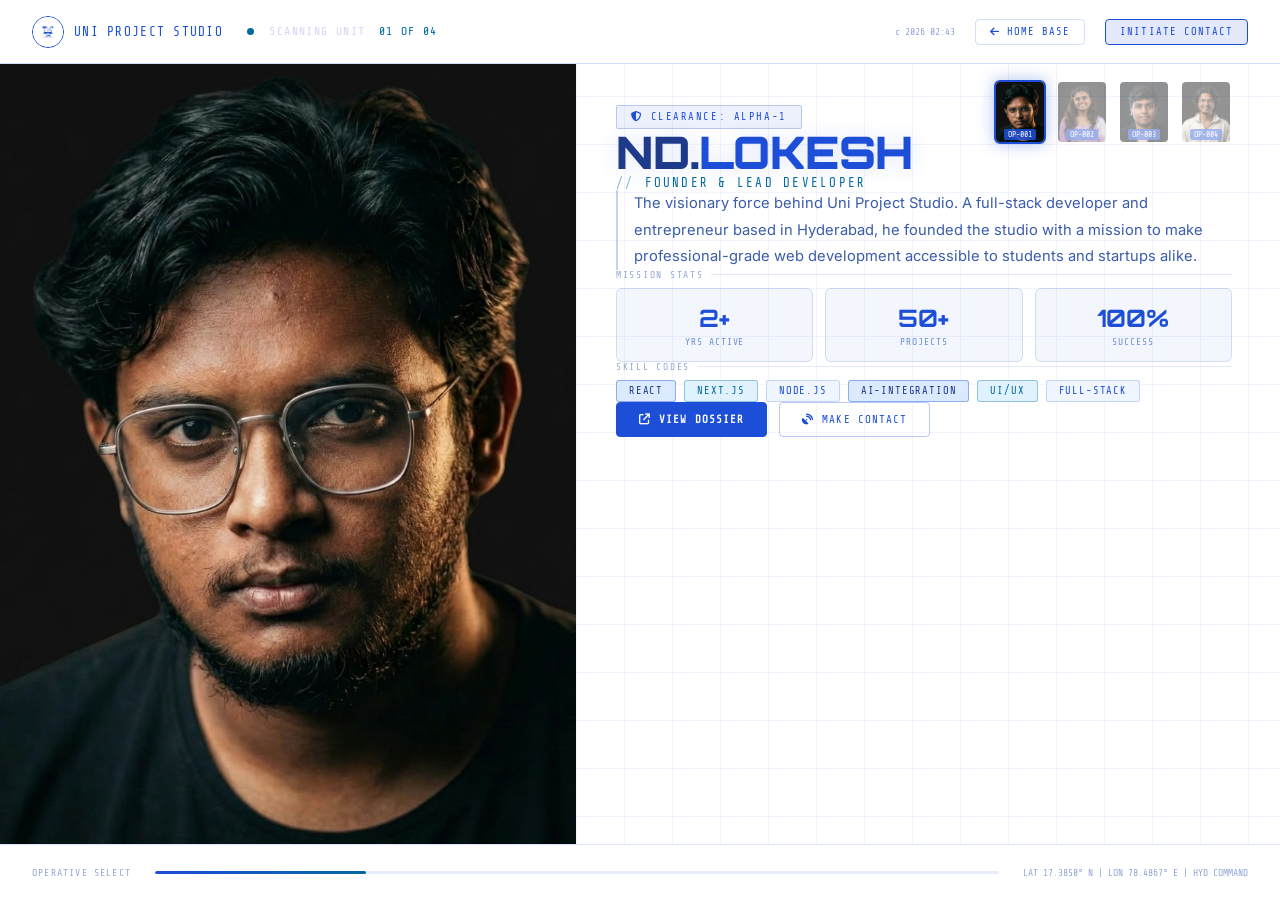
<file: team.html>
<!DOCTYPE html>
<html lang="en">
<head>
<meta charset="UTF-8">
<meta name="viewport" content="width=device-width, initial-scale=1.0">
<title>Operatives | Uni Project Studio</title>
<meta name="description" content="Meet the classified operatives behind Uni Project Studio.">
<link rel="preconnect" href="https://fonts.googleapis.com">
<link href="https://fonts.googleapis.com/css2?family=Orbitron:wght@400;600;700;900&family=Share+Tech+Mono&family=Inter:wght@300;400;500&display=swap" rel="stylesheet">
<link rel="stylesheet" href="https://cdnjs.cloudflare.com/ajax/libs/font-awesome/6.4.0/css/all.min.css">
<style>
*{margin:0;padding:0;box-sizing:border-box}
:root{
  --bg:#f0f6ff;--purple:#1D4ED8;--teal:#0369a1;--lav:#1e3a8a;
  --red:#dc2626;--border:rgba(29,78,216,0.18);--mono:'Share Tech Mono',monospace;
}
html,body{height:100%;overflow:hidden;background:#ffffff;color:#1e3a8a;font-family:'Inter',sans-serif}

/* ── GRID BG ── */
body::before{
  content:'';position:fixed;inset:0;z-index:0;
  background-image:
    linear-gradient(rgba(29,78,216,0.06) 1px,transparent 1px),
    linear-gradient(90deg,rgba(29,78,216,0.06) 1px,transparent 1px);
  background-size:48px 48px;
  pointer-events:none;
}

/* ── LAYOUT ── */
.hq{position:relative;z-index:1;height:100vh;display:grid;grid-template-rows:64px 1fr 56px;overflow:hidden}

/* ── STATUS BAR ── */
.status-bar{
  display:flex;align-items:center;justify-content:space-between;
  padding:0 32px;border-bottom:1px solid var(--border);
  background:rgba(255,255,255,0.95);backdrop-filter:blur(10px);
}
.status-bar .left{display:flex;align-items:center;gap:24px}
.logo-link{display:flex;align-items:center;gap:10px;text-decoration:none;color:#1e3a8a}
.logo-link img{height:32px;border-radius:50%;border:1px solid var(--purple)}
.logo-link span{font-family:var(--mono);font-size:.8rem;color:#1D4ED8;letter-spacing:.1em}
.scan-status{font-family:var(--mono);font-size:.72rem;color:var(--teal);letter-spacing:.12em}
.scan-label{color:rgba(175,169,236,0.5);margin-right:6px}
.pulse-dot{display:inline-block;width:7px;height:7px;border-radius:50%;background:var(--teal);animation:blink 1.2s infinite;margin-right:8px}
@keyframes blink{0%,100%{opacity:1}50%{opacity:.2}}
.status-right{display:flex;align-items:center;gap:20px}
.hud-btn{
  font-family:var(--mono);font-size:.65rem;letter-spacing:.1em;text-transform:uppercase;
  padding:6px 14px;border-radius:4px;border:1px solid var(--border);
  background:transparent;color:#1D4ED8;cursor:pointer;text-decoration:none;
  transition:all .3s;
}
.hud-btn:hover{background:rgba(29,78,216,.08);border-color:var(--purple);color:#1e3a8a}
.hud-btn.active{background:rgba(29,78,216,.12);border-color:var(--purple);color:var(--purple)}

/* ── MAIN CONTENT ── */
.main{display:grid;grid-template-columns:45% 55%;overflow:hidden;position:relative}

/* ── LEFT PHOTO PANEL ── */
.photo-panel{position:relative;overflow:hidden}
.photo-wrap{position:absolute;inset:0}
.operative-photo{
  width:100%;height:100%;object-fit:cover;object-position:top center;
  transition:opacity .7s ease;
}
/* Film grain and overlay removed — images now fully clear */
.photo-overlay{ display:none; }
/* Scan beam removed */

/* Corner brackets, face-lock, and ID badge removed */

/* ── RIGHT DOSSIER PANEL ── */
.dossier-panel{
  padding:40px 48px 32px 40px;overflow-y:auto;
  display:flex;flex-direction:column;gap:20px;
  position:relative;
}
.dossier-panel::-webkit-scrollbar{width:3px}
.dossier-panel::-webkit-scrollbar-thumb{background:var(--purple);border-radius:3px}

.dossier-inner{animation:slide-in .5s cubic-bezier(.23,1,.32,1) both}
@keyframes slide-in{from{opacity:0;transform:translateX(40px)}to{opacity:1;transform:translateX(0)}}

.clearance-tag{
  display:inline-flex;align-items:center;gap:8px;
  font-family:var(--mono);font-size:.65rem;letter-spacing:.15em;text-transform:uppercase;
  padding:5px 14px;border-radius:2px;
  background:rgba(29,78,216,.08);border:1px solid rgba(29,78,216,.25);color:var(--purple);
  width:fit-content;
}
.operative-name{
  font-family:'Orbitron',sans-serif;font-size:2.8rem;font-weight:900;
  line-height:1.05;letter-spacing:-.01em;
  color:#1e3a8a;text-shadow:0 0 20px rgba(29,78,216,.15);
}
.operative-name span{color:#1D4ED8}
.designation{
  font-family:var(--mono);font-size:.78rem;letter-spacing:.18em;
  color:#0369a1;text-transform:uppercase;
  display:flex;align-items:center;gap:10px;
}
.designation::before{content:'//';opacity:.5}
.bio-text{
  font-size:.92rem;color:#3b5bab;line-height:1.8;
  border-left:2px solid rgba(29,78,216,.25);padding-left:16px;
}

/* Stats grid */
.stats-grid{display:grid;grid-template-columns:repeat(3,1fr);gap:12px}
.stat-box{
  background:rgba(29,78,216,.05);border:1px solid rgba(29,78,216,.15);
  border-radius:6px;padding:14px;text-align:center;
}
.stat-val{font-family:'Orbitron',sans-serif;font-size:1.5rem;font-weight:700;color:#1D4ED8}
.stat-label{font-family:var(--mono);font-size:.6rem;color:#6b8fd4;letter-spacing:.1em;text-transform:uppercase;margin-top:4px}

/* Skills */
.skills-wrap{display:flex;flex-wrap:wrap;gap:8px}
.skill-tag{
  font-family:var(--mono);font-size:.65rem;letter-spacing:.08em;
  padding:4px 12px;border-radius:3px;
  background:#eff6ff;border:1px solid rgba(29,78,216,.2);
  color:#1D4ED8;
}
.skill-tag:nth-child(3n+1){border-color:rgba(29,78,216,.4);color:#1e3a8a;background:#dbeafe}
.skill-tag:nth-child(3n+2){border-color:rgba(3,105,161,.35);color:#0369a1;background:#e0f2fe}

/* Action buttons */
.action-row{display:flex;gap:12px;flex-wrap:wrap}
.act-btn{
  font-family:var(--mono);font-size:.68rem;letter-spacing:.1em;text-transform:uppercase;
  padding:10px 22px;border-radius:4px;cursor:pointer;text-decoration:none;
  display:inline-flex;align-items:center;gap:8px;transition:all .3s;border:1px solid;
}
.act-btn.primary{background:#1D4ED8;border-color:#1D4ED8;color:#fff;font-weight:700}
.act-btn.primary:hover{background:#1e40af;box-shadow:0 0 25px rgba(29,78,216,.4)}
.act-btn.ghost{background:transparent;border-color:rgba(29,78,216,.3);color:#1D4ED8}
.act-btn.ghost:hover{border-color:#1D4ED8;color:#1e3a8a;background:rgba(29,78,216,.07)}

/* Section labels */
.sec-label{
  font-family:var(--mono);font-size:.6rem;color:#93a8d4;
  letter-spacing:.18em;text-transform:uppercase;margin-bottom:8px;
  display:flex;align-items:center;gap:8px;
}
.sec-label::after{content:'';flex:1;height:1px;background:rgba(29,78,216,.12)}

/* ── THUMBNAIL SELECTORS ── */
.thumb-bar{
  position:absolute;top:16px;right:48px;
  display:flex;gap:10px;z-index:10;
}
.thumb-item{
  width:52px;height:64px;border-radius:6px;overflow:hidden;cursor:pointer;
  border:2px solid transparent;transition:all .3s;opacity:.45;position:relative;
}
.thumb-item:hover{opacity:.75}
.thumb-item.active{border-color:#1D4ED8;opacity:1;box-shadow:0 0 16px rgba(29,78,216,.35)}
.thumb-item img{width:100%;height:100%;object-fit:cover;object-position:top}
.thumb-num{
  position:absolute;bottom:2px;left:50%;transform:translateX(-50%);
  font-family:var(--mono);font-size:.5rem;color:#fff;background:rgba(29,78,216,.85);
  padding:1px 4px;border-radius:2px;white-space:nowrap;
}

/* ── BOTTOM PROGRESS ── */
.progress-bar-wrap{
  border-top:1px solid rgba(29,78,216,.15);background:rgba(255,255,255,.95);
  display:flex;align-items:center;padding:0 32px;gap:24px;
}
.prog-label{font-family:var(--mono);font-size:.62rem;color:#93a8d4;letter-spacing:.12em;white-space:nowrap}
.prog-track{flex:1;height:3px;background:rgba(29,78,216,.1);border-radius:2px;overflow:hidden}
.prog-fill{height:100%;background:linear-gradient(to right,#1D4ED8,#0369a1);border-radius:2px;transition:width .5s ease}
.prog-coords{font-family:var(--mono);font-size:.6rem;color:#93a8d4}

/* ── RESPONSIVE ── */
@media(max-width:900px){
  html,body{overflow:auto}
  .main{grid-template-columns:1fr}
  .photo-panel{height:55vw;min-height:240px;max-height:320px}
  .dossier-panel{padding:24px 20px}
  .operative-name{font-size:1.8rem}
  .thumb-bar{top:8px;right:20px}
}
</style>
</head>
<body>

<div class="hq">

  <!-- ── STATUS BAR ── -->
  <div class="status-bar">
    <div class="left">
      <a href="index.html" class="logo-link">
        <img src="logo.png" alt="logo" onerror="this.style.display='none'">
        <span>UNI PROJECT STUDIO</span>
      </a>
      <div class="scan-status">
        <span class="pulse-dot"></span>
        <span class="scan-label">SCANNING UNIT</span>
        <span id="scan-unit">01 OF 04</span>
      </div>
    </div>
    <div class="status-right">
      <span style="font-family:var(--mono);font-size:.62rem;color:#93a8d4;" id="live-time"></span>
      <a href="index.html" class="hud-btn"><i class="fa-solid fa-arrow-left"></i> HOME BASE</a>
      <a href="index.html#contact" class="hud-btn active">INITIATE CONTACT</a>
    </div>
  </div>

  <!-- ── MAIN ── -->
  <div class="main">

    <!-- LEFT: Photo Panel -->
    <div class="photo-panel" id="photo-panel">
      <div class="photo-wrap">
        <img id="op-photo" class="operative-photo" src="founder.png" alt="Operative">
      </div>
      <div class="photo-overlay"></div>
    

    </div>

    <!-- RIGHT: Dossier Panel -->
    <div class="dossier-panel" id="dossier-panel">

      <!-- Thumbnail selectors -->
      <div class="thumb-bar" id="thumb-bar"></div>

      <div class="dossier-inner" id="dossier-inner">

        <div class="clearance-tag" id="op-clearance">
          <i class="fa-solid fa-shield-halved"></i>
          <span>CLEARANCE: ALPHA-1</span>
        </div>

        <div>
          <div class="operative-name" id="op-name">ND.<span>LOKESH</span></div>
          <div class="designation" id="op-role">FOUNDER &amp; LEAD DEVELOPER</div>
        </div>

        <p class="bio-text" id="op-bio">
          The visionary force behind Uni Project Studio. A full-stack developer and entrepreneur based in Hyderabad, he founded the studio with a mission to make professional-grade web development accessible to students and startups alike.
        </p>

        <div>
          <div class="sec-label">MISSION STATS</div>
          <div class="stats-grid" id="op-stats">
            <div class="stat-box"><div class="stat-val">2+</div><div class="stat-label">YRS ACTIVE</div></div>
            <div class="stat-box"><div class="stat-val">50+</div><div class="stat-label">PROJECTS</div></div>
            <div class="stat-box"><div class="stat-val">100%</div><div class="stat-label">SUCCESS</div></div>
          </div>
        </div>

        <div>
          <div class="sec-label">SKILL CODES</div>
          <div class="skills-wrap" id="op-skills">
            <span class="skill-tag">REACT</span>
            <span class="skill-tag">NEXT.JS</span>
            <span class="skill-tag">NODE.JS</span>
            <span class="skill-tag">AI-INTEGRATION</span>
            <span class="skill-tag">UI/UX</span>
            <span class="skill-tag">FULL-STACK</span>
          </div>
        </div>

        <div class="action-row">
          <a href="https://my-portfolio-blue-delta-26.vercel.app" target="_blank" class="act-btn primary">
            <i class="fa-solid fa-arrow-up-right-from-square"></i> VIEW DOSSIER
          </a>
          <a href="index.html#contact" class="act-btn ghost">
            <i class="fa-solid fa-satellite-dish"></i> MAKE CONTACT
          </a>
        </div>

      </div><!-- /dossier-inner -->
    </div><!-- /dossier-panel -->
  </div><!-- /main -->

  <!-- ── PROGRESS BAR ── -->
  <div class="progress-bar-wrap">
    <span class="prog-label">OPERATIVE SELECT</span>
    <div class="prog-track"><div class="prog-fill" id="prog-fill" style="width:25%"></div></div>
    <span class="prog-coords" id="prog-coords">LAT 17.3850° N | LON 78.4867° E | HYD COMMAND</span>
  </div>

</div><!-- /hq -->

<script>
const operatives = [
  {
    id:'OP-001',photo:'founder.png',clearance:'CLEARANCE: ALPHA-1 // FOUNDER',
    name:'ND.<span>LOKESH</span>',role:'FOUNDER &amp; LEAD DEVELOPER',
    bio:'The visionary force behind Uni Project Studio. A full-stack developer and entrepreneur based in Hyderabad, he founded the studio to make professional-grade web development accessible to students and startups alike. Specialises in React, Node.js, Next.js, and AI integrations.',
    stats:[{v:'2+',l:'YRS ACTIVE'},{v:'50+',l:'PROJECTS'},{v:'100%',l:'SUCCESS'}],
    skills:['REACT','NEXT.JS','NODE.JS','AI-INTEGRATION','UI/UX DESIGN','FULL-STACK'],
    link:'https://my-portfolio-blue-delta-26.vercel.app',
    linkLabel:'VIEW PORTFOLIO'
  },
  {
    id:'OP-002',photo:'cofounder.png',clearance:'CLEARANCE: ALPHA-2 // CO-FOUNDER',
    name:'N.SRI <span>SIRI</span>',role:'CO-FOUNDER &amp; OPERATIONS LEAD',
    bio:'The operational backbone of Uni Project Studio. She ensures every client engagement runs smoothly — from initial brief to final delivery. Her attention to detail, client communication skills, and passion for creative problem-solving make her indispensable.',
    stats:[{v:'2+',l:'YRS ACTIVE'},{v:'50+',l:'CLIENTS'},{v:'5★',l:'REVIEWS'}],
    skills:['OPERATIONS','CLIENT RELATIONS','PROJECT MGMT','UI DESIGN','RESEARCH','BRAND STRATEGY'],
    link:'https://siri-portfolio-one.vercel.app',
    linkLabel:'VIEW PORTFOLIO'
  },
  {
    id:'OP-003',photo:'sumanth.png',clearance:'CLEARANCE: BETA-1 // CO-PARTNER',
    name:'P.<span>SUMANTH</span>',role:'CO-PARTNER &amp; BUSINESS DEVELOPMENT',
    bio:'Plays a key role in business development and client acquisition at Uni Project Studio. With a sharp eye for opportunities and a passion for connecting people, he ensures the studio continues to grow and deliver value to every client across Hyderabad.',
    stats:[{v:'1+',l:'YRS ACTIVE'},{v:'30+',l:'CLIENTS'},{v:'HIGH',l:'GROWTH'}],
    skills:['BUSINESS DEV','CLIENT ACQUISITION','MARKETING','NETWORKING','SALES','STRATEGY'],
    link:'index.html#contact',
    linkLabel:'MAKE CONTACT'
  },
  {
    id:'OP-004',photo:'shyam.png',clearance:'CLEARANCE: BETA-2 // CO-PARTNER',
    name:'K.<span>SHYAM</span>',role:'CO-PARTNER &amp; TECHNICAL STRATEGY',
    bio:'Brings technical vision and strategic thinking to Uni Project Studio. He bridges the gap between client requirements and technical execution, ensuring every project is planned and delivered with precision, quality, and innovation at its core.',
    stats:[{v:'1+',l:'YRS ACTIVE'},{v:'20+',l:'PROJECTS'},{v:'A+',l:'QUALITY'}],
    skills:['TECH STRATEGY','QA TESTING','PLANNING','INNOVATION','CONSULTING','EXECUTION'],
    link:'index.html#contact',
    linkLabel:'MAKE CONTACT'
  }
];

let current = 0;

// Build thumbnails
const thumbBar = document.getElementById('thumb-bar');
operatives.forEach((op,i)=>{
  const d = document.createElement('div');
  d.className='thumb-item'+(i===0?' active':'');
  d.innerHTML=`<img src="${op.photo}" alt="${op.id}" onerror="this.src='logo.png'"><span class="thumb-num">${op.id}</span>`;
  d.onclick=()=>switchOperative(i);
  thumbBar.appendChild(d);
});

function switchOperative(idx){
  if(idx===current)return;
  current=idx;
  const op=operatives[idx];

  // Thumbnails
  document.querySelectorAll('.thumb-item').forEach((t,i)=>t.classList.toggle('active',i===idx));

  // Status bar
  document.getElementById('scan-unit').textContent=`0${idx+1} OF 04`;

  // Photo crossfade
  const photo=document.getElementById('op-photo');
  photo.style.opacity='0';
  setTimeout(()=>{
    photo.src=op.photo;
    photo.style.opacity='1';
  },300);

  // (scan-beam and op-id removed)

  // Dossier slide-in
  const inner=document.getElementById('dossier-inner');
  inner.style.animation='none';
  inner.style.opacity='0';
  setTimeout(()=>{
    document.getElementById('op-clearance').querySelector('span').textContent=op.clearance;
    document.getElementById('op-name').innerHTML=op.name;
    document.getElementById('op-role').innerHTML=op.role;
    document.getElementById('op-bio').textContent=op.bio;

    // Stats
    const sg=document.getElementById('op-stats');
    sg.innerHTML=op.stats.map(s=>`<div class="stat-box"><div class="stat-val">${s.v}</div><div class="stat-label">${s.l}</div></div>`).join('');

    // Skills
    document.getElementById('op-skills').innerHTML=op.skills.map(s=>`<span class="skill-tag">${s}</span>`).join('');

    // Link button - find and update primary btn
    const primBtn=document.querySelector('.act-btn.primary');
    if(primBtn){
      primBtn.href=op.link;
      primBtn.innerHTML=`<i class="fa-solid fa-arrow-up-right-from-square"></i> ${op.linkLabel}`;
    }

    inner.style.animation='slide-in .5s cubic-bezier(.23,1,.32,1) both';
    inner.style.opacity='1';
  },250);

  // Progress
  document.getElementById('prog-fill').style.width=((idx+1)/4*100)+'%';
}

// Live time
function updateTime(){
  const now=new Date();
  document.getElementById('live-time').textContent=
    now.toUTCString().replace('GMT','UTC').slice(0,-7).slice(-12);
}
updateTime();setInterval(updateTime,1000);

// Keyboard nav
document.addEventListener('keydown',e=>{
  if(e.key==='ArrowRight'||e.key==='ArrowDown'){resetSlide();switchOperative((current+1)%4);}
  if(e.key==='ArrowLeft'||e.key==='ArrowUp'){resetSlide();switchOperative((current+3)%4);}
});

// ── AUTO SLIDESHOW ──
let slideTimer = null;
const SLIDE_INTERVAL = 4000; // 4 seconds per slide

function startSlide(){
  slideTimer = setInterval(()=>{
    switchOperative((current+1) % operatives.length);
  }, SLIDE_INTERVAL);
}

function resetSlide(){
  clearInterval(slideTimer);
  startSlide();
}

// Start auto-slide on load
startSlide();

// Pause on hover over the whole HQ, resume on leave
document.querySelector('.hq').addEventListener('mouseenter', ()=> clearInterval(slideTimer));
document.querySelector('.hq').addEventListener('mouseleave', ()=> startSlide());

// Reset timer when thumbnail clicked manually (already calls switchOperative)
document.getElementById('thumb-bar').addEventListener('click', ()=> resetSlide());
</script>
</body>
</html>
</file>
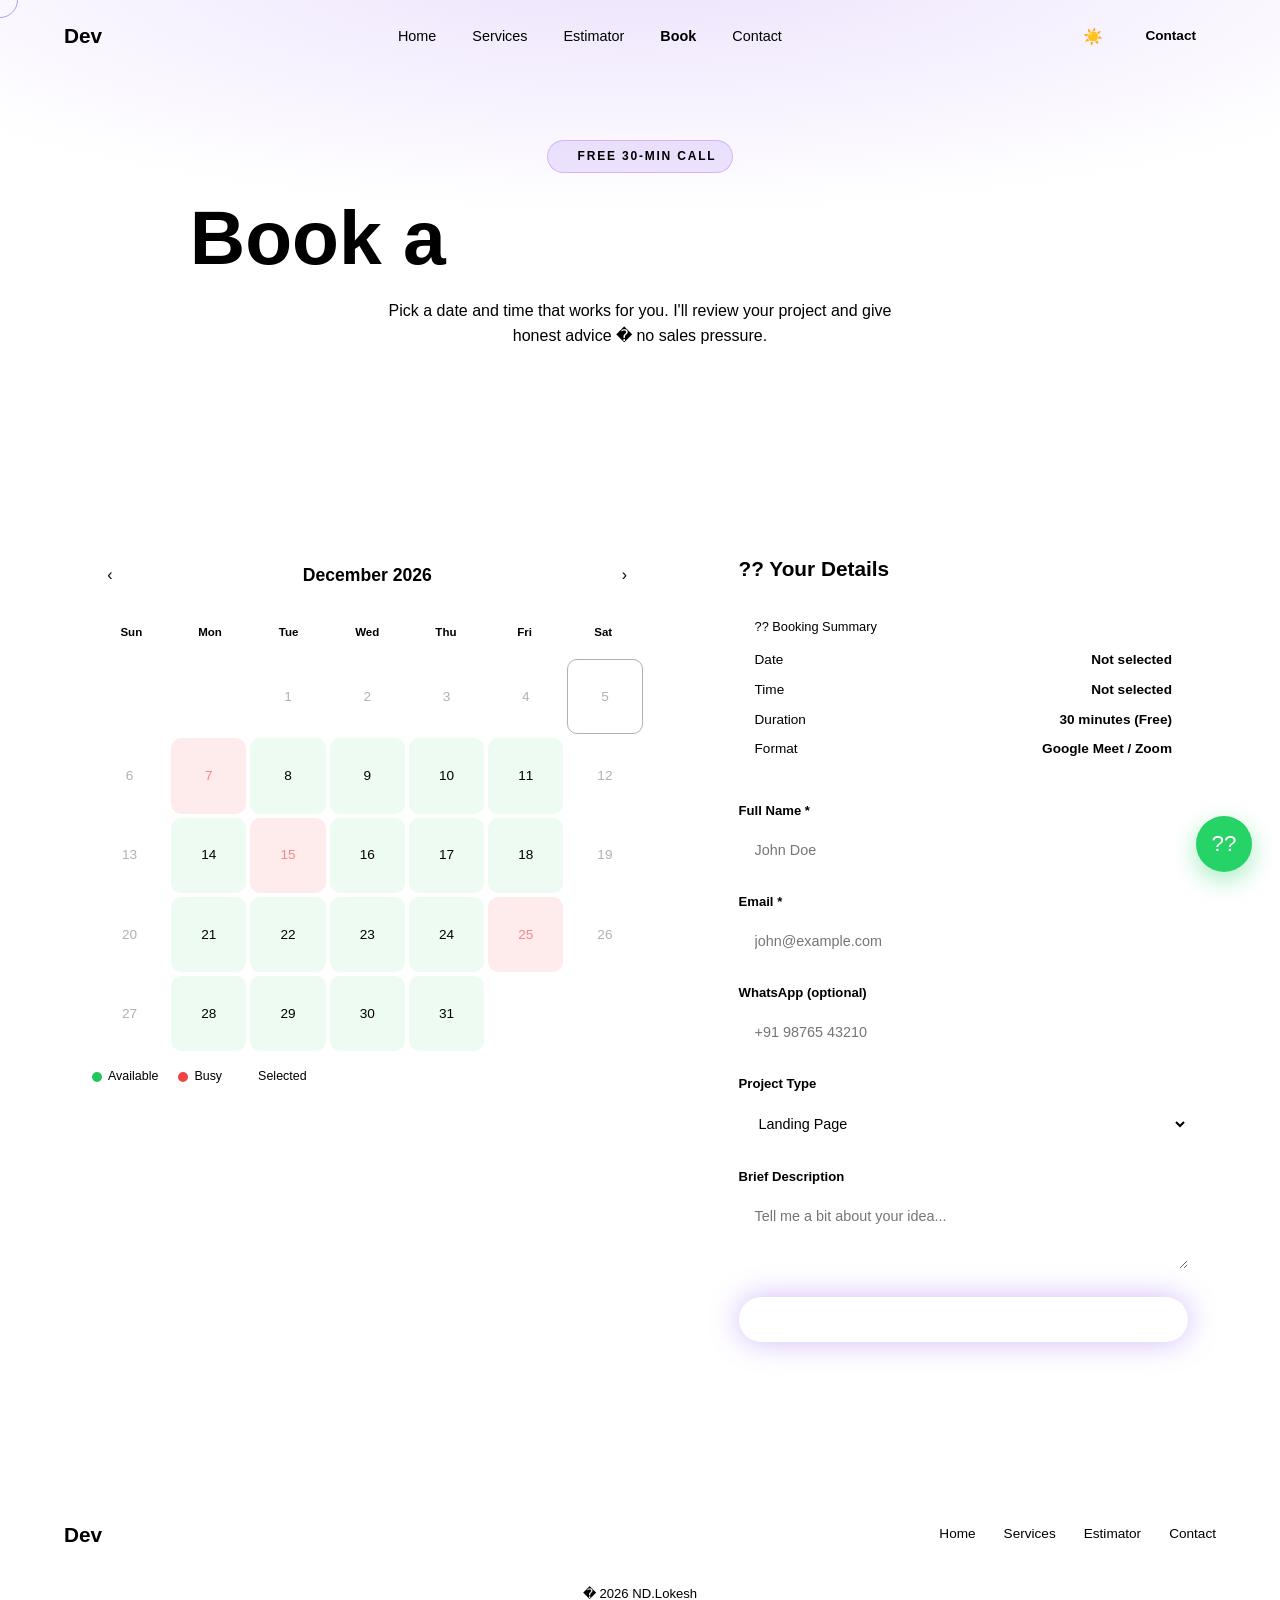
<file: freelancer-portfolio/booking.html>
<!DOCTYPE html>
<html lang="en"><head><meta charset="UTF-8"><meta name="viewport" content="width=device-width,initial-scale=1"><title>Book a Session | Portfolio</title><link rel="stylesheet" href="styles.css"><link rel="stylesheet" href="components.css"><link rel="stylesheet" href="https://cdnjs.cloudflare.com/ajax/libs/font-awesome/6.4.0/css/all.min.css"></head>
<body>
<div class="cursor" id="cursor"></div><div class="cursor-ring" id="cursorRing"></div>
<nav id="navbar"><div class="nav-inner container"><a href="index.html" class="nav-logo">Dev<span>.</span></a><ul class="nav-links"><li><a href="index.html">Home</a></li><li><a href="services.html">Services</a></li><li><a href="estimator.html">Estimator</a></li><li><a href="booking.html">Book</a></li><li><a href="contact.html">Contact</a></li></ul><div class="nav-actions"><button class="theme-btn" id="themeBtn">??</button><div class="hamburger" id="hamburger"><span></span><span></span><span></span></div><a href="contact.html" class="btn btn-outline btn-sm">Contact</a></div></div></nav>
<div class="mobile-menu" id="mobileMenu"><a href="index.html">Home</a><a href="services.html">Services</a><a href="estimator.html">Estimator</a><a href="booking.html">Book</a><a href="contact.html">Contact</a></div>
<div class="page-hero"><div class="container"><div class="section-label">Free 30-min Call</div><h1>Book a <span class="grad-text">Strategy Session</span></h1><p>Pick a date and time that works for you. I'll review your project and give honest advice � no sales pressure.</p></div></div>
<section><div class="container"><div class="booking-wrap">
<div>
<div class="calendar-wrap">
<div class="cal-header">
<button class="cal-nav" id="prevBtn">&#8249;</button>
<div class="cal-month" id="calMonth">April 2026</div>
<button class="cal-nav" id="nextBtn">&#8250;</button>
</div>
<div class="cal-days-label"><span>Sun</span><span>Mon</span><span>Tue</span><span>Wed</span><span>Thu</span><span>Fri</span><span>Sat</span></div>
<div class="cal-grid" id="calGrid"></div>
<div class="availability-legend">
<div class="legend-item"><div class="legend-dot available"></div>Available</div>
<div class="legend-item"><div class="legend-dot busy"></div>Busy</div>
<div class="legend-item"><div class="legend-dot selected"></div>Selected</div>
</div>
</div>
<div class="time-slots" id="timeSlotsWrap" style="display:none">
<h4 style="margin-bottom:4px">Select Time <span style="color:var(--text3);font-size:.8rem">(IST)</span></h4>
<div class="time-slots-grid" id="slotsGrid"></div>
</div>
</div>
<div class="booking-form-panel">
<h3 style="margin-bottom:20px">?? Your Details</h3>
<div class="booking-summary" id="bookSummary">
<div style="font-size:.8rem;color:var(--text3);margin-bottom:8px">?? Booking Summary</div>
<div class="sum-row"><span class="key">Date</span><span class="val" id="sumDate">Not selected</span></div>
<div class="sum-row"><span class="key">Time</span><span class="val" id="sumTime">Not selected</span></div>
<div class="sum-row"><span class="key">Duration</span><span class="val">30 minutes (Free)</span></div>
<div class="sum-row"><span class="key">Format</span><span class="val">Google Meet / Zoom</span></div>
</div>
<div class="form-group"><label>Full Name *</label><input type="text" id="bkName" placeholder="John Doe" required></div>
<div class="form-group"><label>Email *</label><input type="email" id="bkEmail" placeholder="john@example.com" required></div>
<div class="form-group"><label>WhatsApp (optional)</label><input type="tel" id="bkPhone" placeholder="+91 98765 43210"></div>
<div class="form-group"><label>Project Type</label><select id="bkType"><option>Landing Page</option><option>Business Website</option><option>E-Commerce</option><option>SaaS / Web App</option><option>Mobile App</option><option>Just exploring</option></select></div>
<div class="form-group"><label>Brief Description</label><textarea rows="3" id="bkDesc" placeholder="Tell me a bit about your idea..."></textarea></div>
<button class="btn btn-primary" style="width:100%;justify-content:center" onclick="submitBooking()"><i class="fa-solid fa-calendar-check"></i> Confirm Booking</button>
<div id="bookSuccess" style="display:none;margin-top:20px;padding:20px;background:rgba(34,197,94,.08);border:1px solid rgba(34,197,94,.25);border-radius:12px;text-align:center">
<div style="font-size:2rem">??</div>
<h4 style="color:#22c55e;margin:8px 0">Booking Confirmed!</h4>
<p style="font-size:.85rem">Check your email for the meeting link. I look forward to speaking with you!</p>
</div>
</div>
</div></div></section>
<footer><div class="container"><div class="footer-inner"><a href="index.html" class="nav-logo">Dev<span class="grad-text">.</span></a><div class="footer-links"><a href="index.html">Home</a><a href="services.html">Services</a><a href="estimator.html">Estimator</a><a href="contact.html">Contact</a></div></div><div class="footer-copy">� 2026 ND.Lokesh</div></div></footer>
<button class="whatsapp-fab" onclick="window.open('https://wa.me/919999999999','_blank')">??</button>
<script src="app.js"></script>
<script>
const BUSY=[3,7,12,15,20,25];
const SLOTS=['09:00 AM','09:30 AM','10:00 AM','10:30 AM','11:00 AM','11:30 AM','02:00 PM','02:30 PM','03:00 PM','03:30 PM','04:00 PM','04:30 PM'];
const BOOKED=['10:00 AM','02:30 PM'];
let cur=new Date(),selDay=null,selTime=null;
function renderCal(){
  const y=cur.getFullYear(),m=cur.getMonth();
  const months=['January','February','March','April','May','June','July','August','September','October','November','December'];
  document.getElementById('calMonth').textContent=months[m]+' '+y;
  const grid=document.getElementById('calGrid');grid.innerHTML='';
  const first=new Date(y,m,1).getDay();
  const days=new Date(y,m+1,0).getDate();
  const today=new Date();
  for(let i=0;i<first;i++){const d=document.createElement('div');d.className='cal-day empty';grid.appendChild(d);}
  for(let d=1;d<=days;d++){
    const el=document.createElement('div');el.textContent=d;
    const date=new Date(y,m,d);
    const isPast=date<new Date(today.getFullYear(),today.getMonth(),today.getDate());
    const isWeekend=[0,6].includes(date.getDay());
    const isBusy=BUSY.includes(d);
    el.className='cal-day'+(isPast||isWeekend?' past':(isBusy?' busy':' available'));
    if(selDay===d&&!isPast&&!isWeekend&&!isBusy)el.classList.add('selected');
    if(d===today.getDate()&&m===today.getMonth()&&y===today.getFullYear())el.classList.add('today');
    if(!isPast&&!isWeekend&&!isBusy){el.addEventListener('click',()=>{selDay=d;selTime=null;renderCal();showSlots(y,m,d);});}
    grid.appendChild(el);
  }
}
function showSlots(y,m,d){
  const months=['Jan','Feb','Mar','Apr','May','Jun','Jul','Aug','Sep','Oct','Nov','Dec'];
  document.getElementById('sumDate').textContent=months[m]+' '+d+', '+y;
  document.getElementById('sumTime').textContent='Not selected';
  const wrap=document.getElementById('timeSlotsWrap');wrap.style.display='block';
  const sg=document.getElementById('slotsGrid');sg.innerHTML='';
  SLOTS.forEach(s=>{
    const el=document.createElement('div');el.textContent=s;
    el.className='time-slot'+(BOOKED.includes(s)?' booked':'');
    if(!BOOKED.includes(s)){el.addEventListener('click',()=>{
      document.querySelectorAll('.time-slot').forEach(t=>t.classList.remove('selected'));
      el.classList.add('selected');selTime=s;
      document.getElementById('sumTime').textContent=s;
    });}
    sg.appendChild(el);
  });
}
document.getElementById('prevBtn').addEventListener('click',()=>{cur.setMonth(cur.getMonth()-1);renderCal();});
document.getElementById('nextBtn').addEventListener('click',()=>{cur.setMonth(cur.getMonth()+1);renderCal();});
function submitBooking(){
  const n=document.getElementById('bkName').value;
  const e=document.getElementById('bkEmail').value;
  if(!n||!e){alert('Please fill your name and email.');return;}
  if(!selDay){alert('Please select a date.');return;}
  if(!selTime){alert('Please select a time slot.');return;}
  document.getElementById('bookSuccess').style.display='block';
  document.querySelector('.booking-form-panel button').style.display='none';
}
renderCal();
</script>
</body></html>
</file>
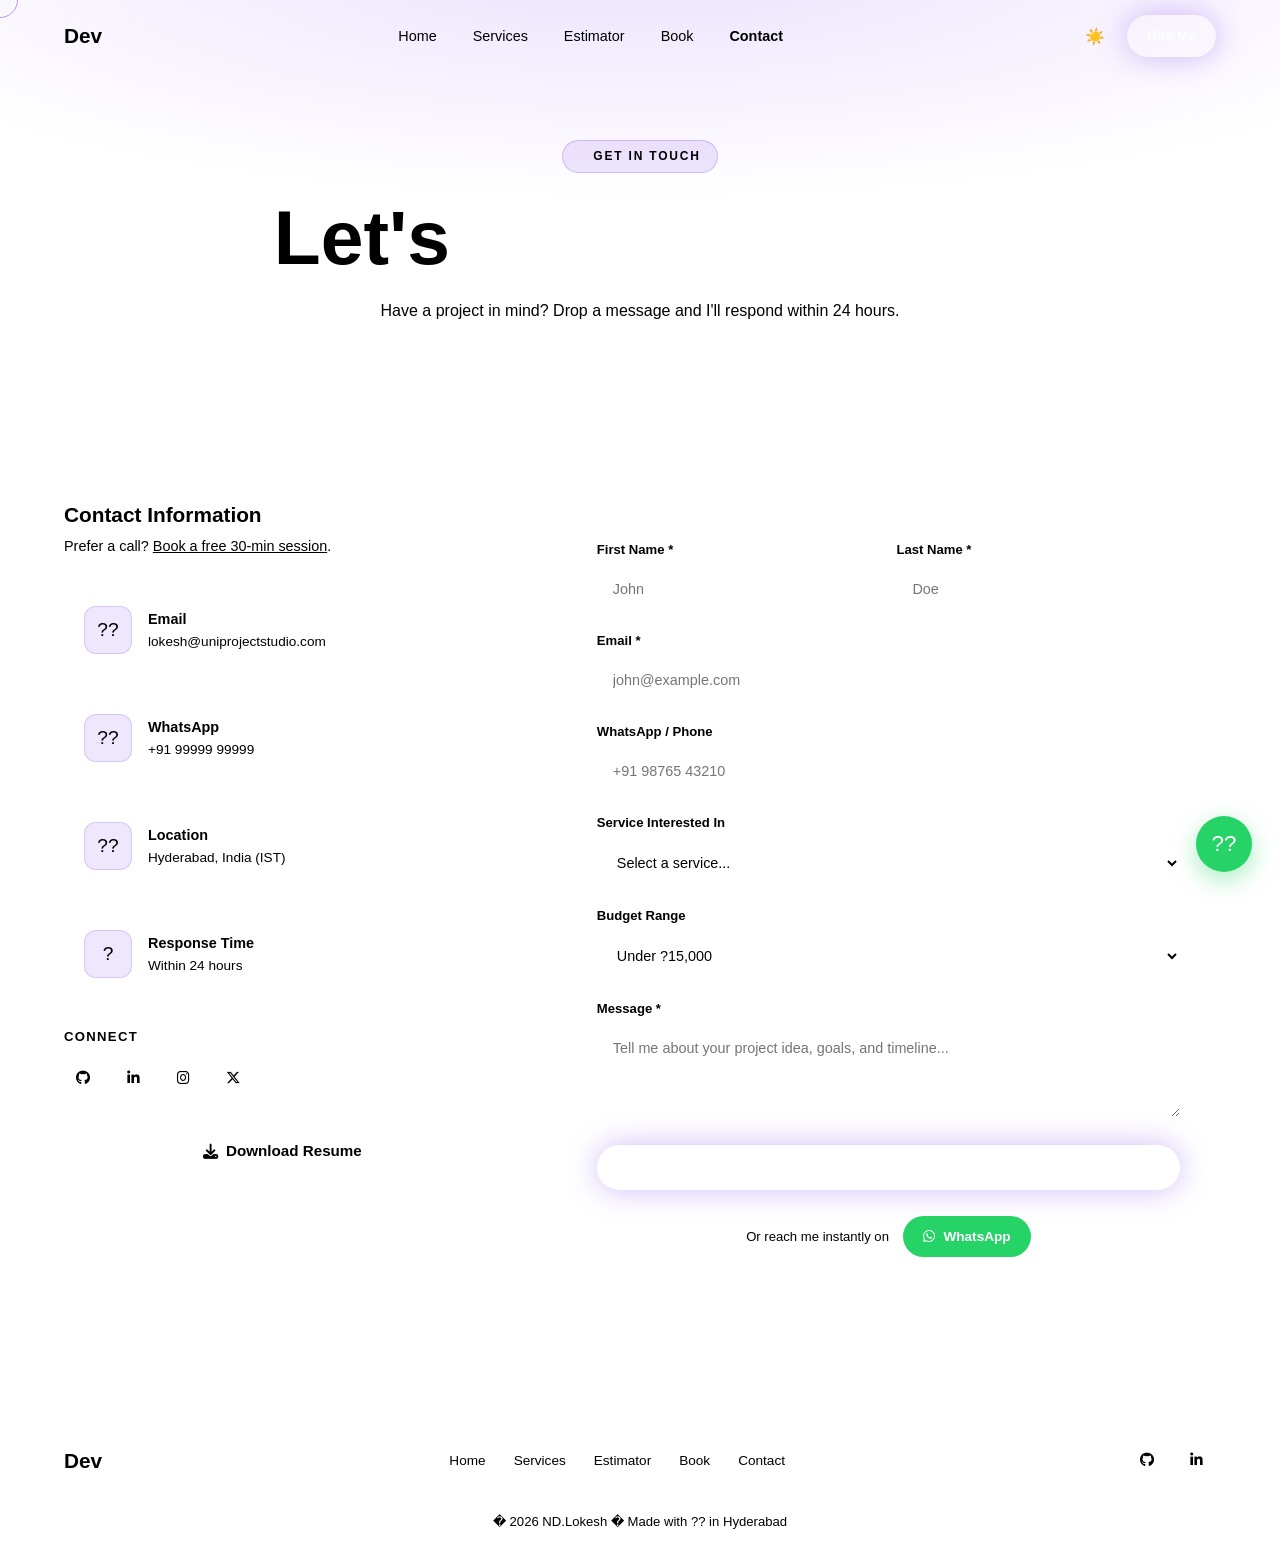
<file: freelancer-portfolio/contact.html>
<!DOCTYPE html>
<html lang="en"><head><meta charset="UTF-8"><meta name="viewport" content="width=device-width,initial-scale=1"><title>Contact | Portfolio</title><link rel="stylesheet" href="styles.css"><link rel="stylesheet" href="components.css"><link rel="stylesheet" href="https://cdnjs.cloudflare.com/ajax/libs/font-awesome/6.4.0/css/all.min.css"></head>
<body>
<div class="cursor" id="cursor"></div><div class="cursor-ring" id="cursorRing"></div>
<nav id="navbar"><div class="nav-inner container"><a href="index.html" class="nav-logo">Dev<span>.</span></a><ul class="nav-links"><li><a href="index.html">Home</a></li><li><a href="services.html">Services</a></li><li><a href="estimator.html">Estimator</a></li><li><a href="booking.html">Book</a></li><li><a href="contact.html">Contact</a></li></ul><div class="nav-actions"><button class="theme-btn" id="themeBtn">??</button><div class="hamburger" id="hamburger"><span></span><span></span><span></span></div><a href="booking.html" class="btn btn-primary btn-sm">Hire Me</a></div></div></nav>
<div class="mobile-menu" id="mobileMenu"><a href="index.html">Home</a><a href="services.html">Services</a><a href="estimator.html">Estimator</a><a href="booking.html">Book</a><a href="contact.html">Contact</a></div>
<div class="page-hero"><div class="container"><div class="section-label">Get in Touch</div><h1>Let's <span class="grad-text">Work Together</span></h1><p>Have a project in mind? Drop a message and I'll respond within 24 hours.</p></div></div>
<section><div class="container"><div class="contact-grid">
<div>
<h3 style="margin-bottom:8px">Contact Information</h3>
<p style="margin-bottom:28px;font-size:.9rem">Prefer a call? <a href="booking.html" style="color:var(--p2);text-decoration:underline">Book a free 30-min session</a>.</p>
<div class="contact-info">
<div class="contact-item reveal-left"><div class="contact-icon">??</div><div><div style="font-weight:600;font-size:.9rem">Email</div><div style="color:var(--text2);font-size:.85rem">lokesh@uniprojectstudio.com</div></div></div>
<div class="contact-item reveal-left"><div class="contact-icon">??</div><div><div style="font-weight:600;font-size:.9rem">WhatsApp</div><div style="color:var(--text2);font-size:.85rem">+91 99999 99999</div></div></div>
<div class="contact-item reveal-left"><div class="contact-icon">??</div><div><div style="font-weight:600;font-size:.9rem">Location</div><div style="color:var(--text2);font-size:.85rem">Hyderabad, India (IST)</div></div></div>
<div class="contact-item reveal-left"><div class="contact-icon">?</div><div><div style="font-weight:600;font-size:.9rem">Response Time</div><div style="color:var(--text2);font-size:.85rem">Within 24 hours</div></div></div>
</div>
<div style="margin-top:28px">
<div style="font-size:.82rem;color:var(--text3);margin-bottom:12px;font-weight:600;text-transform:uppercase;letter-spacing:.1em">Connect</div>
<div class="footer-socials">
<a href="#" class="social-icon" title="GitHub"><i class="fa-brands fa-github"></i></a>
<a href="#" class="social-icon" title="LinkedIn"><i class="fa-brands fa-linkedin-in"></i></a>
<a href="#" class="social-icon" title="Instagram"><i class="fa-brands fa-instagram"></i></a>
<a href="#" class="social-icon" title="Twitter"><i class="fa-brands fa-x-twitter"></i></a>
</div>
</div>
<div style="margin-top:28px">
<a href="#" id="downloadCV" class="btn btn-outline" style="width:100%;justify-content:center"><i class="fa-solid fa-download"></i> Download Resume</a>
</div>
</div>
<div class="card" style="padding:36px" class="reveal-right">
<form id="contactForm">
<div class="form-row">
<div class="form-group"><label>First Name *</label><input type="text" placeholder="John" required></div>
<div class="form-group"><label>Last Name *</label><input type="text" placeholder="Doe" required></div>
</div>
<div class="form-group"><label>Email *</label><input type="email" placeholder="john@example.com" required></div>
<div class="form-group"><label>WhatsApp / Phone</label><input type="tel" placeholder="+91 98765 43210"></div>
<div class="form-group"><label>Service Interested In</label>
<select>
<option value="">Select a service...</option>
<option>Landing Page (?8,999)</option>
<option>Business Website (?18,999)</option>
<option>E-Commerce Store (?29,999)</option>
<option>SaaS / Web App (?49,999+)</option>
<option>Mobile App (?24,999+)</option>
<option>Custom / Not Sure</option>
</select>
</div>
<div class="form-group"><label>Budget Range</label>
<select>
<option>Under ?15,000</option>
<option>?15,000 � ?30,000</option>
<option>?30,000 � ?80,000</option>
<option>?80,000+</option>
<option>Not sure yet</option>
</select>
</div>
<div class="form-group"><label>Message *</label><textarea rows="4" placeholder="Tell me about your project idea, goals, and timeline..." required></textarea></div>
<button type="submit" class="btn btn-primary" style="width:100%;justify-content:center"><i class="fa-solid fa-paper-plane"></i> Send Message</button>
</form>
<div style="margin-top:16px;text-align:center">
<span style="font-size:.82rem;color:var(--text3)">Or reach me instantly on</span>
<a href="https://wa.me/919999999999" target="_blank" class="btn" style="background:#25d366;color:#fff;margin-left:10px;padding:10px 20px;font-size:.85rem;border-radius:100px;display:inline-flex;align-items:center;gap:8px;margin-top:10px"><i class="fa-brands fa-whatsapp"></i> WhatsApp</a>
</div>
</div>
</div></div></section>
<footer><div class="container"><div class="footer-inner"><a href="index.html" class="nav-logo">Dev<span class="grad-text">.</span></a><div class="footer-links"><a href="index.html">Home</a><a href="services.html">Services</a><a href="estimator.html">Estimator</a><a href="booking.html">Book</a><a href="contact.html">Contact</a></div><div class="footer-socials"><a href="#" class="social-icon"><i class="fa-brands fa-github"></i></a><a href="#" class="social-icon"><i class="fa-brands fa-linkedin-in"></i></a></div></div><div class="footer-copy">� 2026 ND.Lokesh � Made with ?? in Hyderabad</div></div></footer>
<button class="whatsapp-fab" onclick="window.open('https://wa.me/919999999999','_blank')">??</button>
<script src="app.js"></script>
</body></html>
</file>
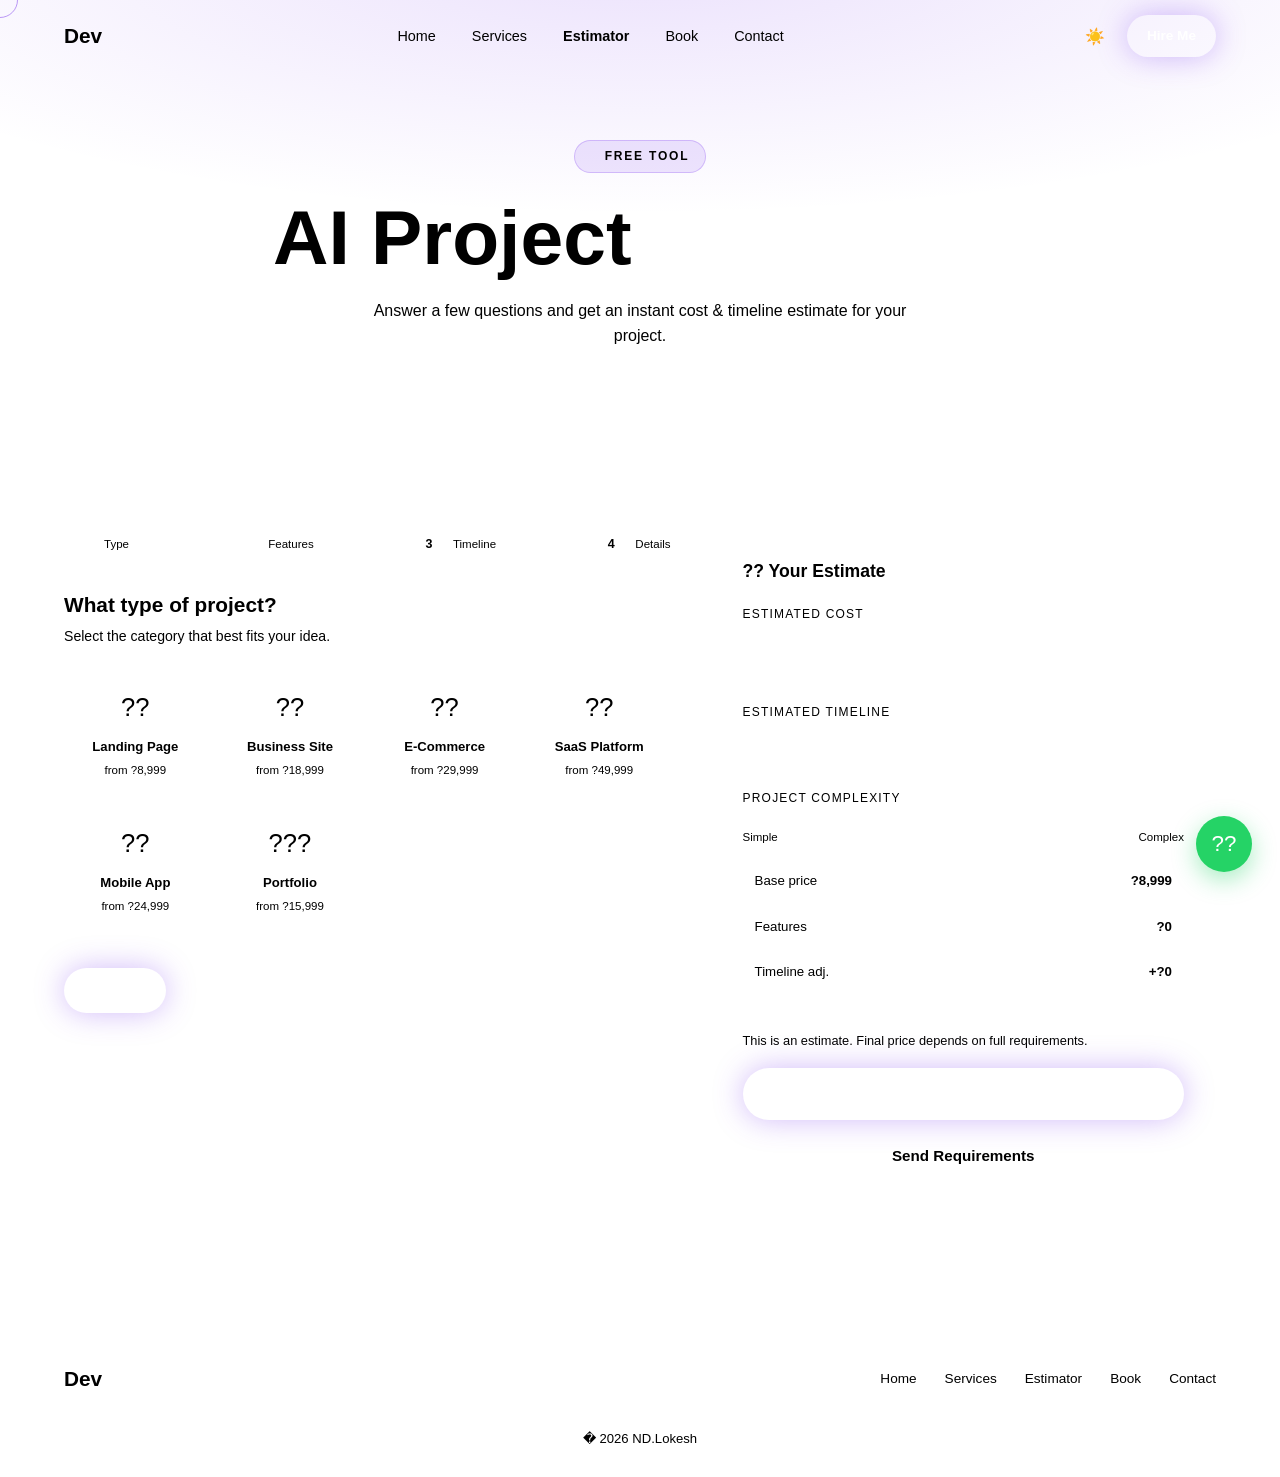
<file: freelancer-portfolio/estimator.html>
<!DOCTYPE html>
<html lang="en"><head><meta charset="UTF-8"><meta name="viewport" content="width=device-width,initial-scale=1"><title>Project Estimator | Portfolio</title><link rel="stylesheet" href="styles.css"><link rel="stylesheet" href="components.css"><link rel="stylesheet" href="https://cdnjs.cloudflare.com/ajax/libs/font-awesome/6.4.0/css/all.min.css"></head>
<body>
<div class="cursor" id="cursor"></div><div class="cursor-ring" id="cursorRing"></div>
<nav id="navbar"><div class="nav-inner container"><a href="index.html" class="nav-logo">Dev<span>.</span></a><ul class="nav-links"><li><a href="index.html">Home</a></li><li><a href="services.html">Services</a></li><li><a href="estimator.html">Estimator</a></li><li><a href="booking.html">Book</a></li><li><a href="contact.html">Contact</a></li></ul><div class="nav-actions"><button class="theme-btn" id="themeBtn">??</button><div class="hamburger" id="hamburger"><span></span><span></span><span></span></div><a href="booking.html" class="btn btn-primary btn-sm">Hire Me</a></div></div></nav>
<div class="mobile-menu" id="mobileMenu"><a href="index.html">Home</a><a href="services.html">Services</a><a href="estimator.html">Estimator</a><a href="booking.html">Book</a><a href="contact.html">Contact</a></div>
<div class="page-hero"><div class="container"><div class="section-label">Free Tool</div><h1>AI Project <span class="grad-text">Estimator</span></h1><p>Answer a few questions and get an instant cost & timeline estimate for your project.</p></div></div>
<section><div class="container"><div class="estimator-wrap">
<div>
<div class="step-indicator">
<div class="step active" id="si0"><div class="step-circle">1</div><div class="step-label-text">Type</div></div>
<div class="step-line" id="sl0"></div>
<div class="step active" id="si1"><div class="step-circle">2</div><div class="step-label-text">Features</div></div>
<div class="step-line" id="sl1"></div>
<div class="step" id="si2"><div class="step-circle">3</div><div class="step-label-text">Timeline</div></div>
<div class="step-line" id="sl2"></div>
<div class="step" id="si3"><div class="step-circle">4</div><div class="step-label-text">Details</div></div>
</div>
<div class="estimator-panel active" id="panel0">
<h3 style="margin-bottom:8px">What type of project?</h3>
<p style="font-size:.88rem;margin-bottom:24px">Select the category that best fits your idea.</p>
<div class="option-grid">
<div class="option-card" onclick="selectType(this,8999,'5 days')" data-v="8999"><div class="opt-icon">??</div><div class="opt-label">Landing Page</div><div class="opt-price">from ?8,999</div></div>
<div class="option-card" onclick="selectType(this,18999,'10 days')" data-v="18999"><div class="opt-icon">??</div><div class="opt-label">Business Site</div><div class="opt-price">from ?18,999</div></div>
<div class="option-card" onclick="selectType(this,29999,'14 days')" data-v="29999"><div class="opt-icon">??</div><div class="opt-label">E-Commerce</div><div class="opt-price">from ?29,999</div></div>
<div class="option-card" onclick="selectType(this,49999,'21 days')" data-v="49999"><div class="opt-icon">??</div><div class="opt-label">SaaS Platform</div><div class="opt-price">from ?49,999</div></div>
<div class="option-card" onclick="selectType(this,24999,'14 days')" data-v="24999"><div class="opt-icon">??</div><div class="opt-label">Mobile App</div><div class="opt-price">from ?24,999</div></div>
<div class="option-card" onclick="selectType(this,15999,'10 days')" data-v="15999"><div class="opt-icon">???</div><div class="opt-label">Portfolio</div><div class="opt-price">from ?15,999</div></div>
</div>
<button class="btn btn-primary" style="margin-top:12px" onclick="nextPanel(1)">Next ?</button>
</div>
<div class="estimator-panel" id="panel1">
<h3 style="margin-bottom:8px">Which features do you need?</h3>
<p style="font-size:.88rem;margin-bottom:24px">Select all that apply. Each feature adds to the estimate.</p>
<div class="feature-checkboxes" id="featureList">
<label class="feature-check" onclick="toggleFeature(this,5000)"><input type="checkbox"><div class="check-box">?</div><div><div class="check-label">User Authentication</div><div class="check-price">+?5,000</div></div></label>
<label class="feature-check" onclick="toggleFeature(this,8000)"><input type="checkbox"><div class="check-box">?</div><div><div class="check-label">Payment Gateway</div><div class="check-price">+?8,000</div></div></label>
<label class="feature-check" onclick="toggleFeature(this,6000)"><input type="checkbox"><div class="check-box">?</div><div><div class="check-label">CMS / Admin Panel</div><div class="check-price">+?6,000</div></div></label>
<label class="feature-check" onclick="toggleFeature(this,15000)"><input type="checkbox"><div class="check-box">?</div><div><div class="check-label">AI Integration</div><div class="check-price">+?15,000</div></div></label>
<label class="feature-check" onclick="toggleFeature(this,4000)"><input type="checkbox"><div class="check-box">?</div><div><div class="check-label">Blog / Articles</div><div class="check-price">+?4,000</div></div></label>
<label class="feature-check" onclick="toggleFeature(this,7000)"><input type="checkbox"><div class="check-box">?</div><div><div class="check-label">API Integration</div><div class="check-price">+?7,000</div></div></label>
<label class="feature-check" onclick="toggleFeature(this,5000)"><input type="checkbox"><div class="check-box">?</div><div><div class="check-label">Live Chat</div><div class="check-price">+?5,000</div></div></label>
<label class="feature-check" onclick="toggleFeature(this,3000)"><input type="checkbox"><div class="check-box">?</div><div><div class="check-label">Multi-language</div><div class="check-price">+?3,000</div></div></label>
</div>
<div style="display:flex;gap:12px;margin-top:24px">
<button class="btn btn-outline" onclick="nextPanel(0)">? Back</button>
<button class="btn btn-primary" onclick="nextPanel(2)">Next ?</button>
</div>
</div>
<div class="estimator-panel" id="panel2">
<h3 style="margin-bottom:8px">What is your timeline?</h3>
<p style="font-size:.88rem;margin-bottom:24px">Faster delivery may require a rush fee.</p>
<div class="range-wrap">
<label>Timeline <span id="tlVal">Standard (2-3 weeks)</span></label>
<input type="range" min="1" max="4" value="2" id="tlRange" oninput="updateTimeline(this.value)">
</div>
<div style="display:grid;grid-template-columns:repeat(4,1fr);gap:8px;text-align:center;font-size:.72rem;color:var(--text3);margin-top:8px">
<span>Rush<br>+50%</span><span>Standard</span><span>Relaxed<br>-10%</span><span>Flexible<br>-15%</span>
</div>
<div style="display:flex;gap:12px;margin-top:32px">
<button class="btn btn-outline" onclick="nextPanel(1)">? Back</button>
<button class="btn btn-primary" onclick="nextPanel(3)">Next ?</button>
</div>
</div>
<div class="estimator-panel" id="panel3">
<h3 style="margin-bottom:8px">Almost done!</h3>
<p style="font-size:.88rem;margin-bottom:24px">Tell us a bit more so we can send a detailed proposal.</p>
<div class="form-group"><label>Your Name</label><input type="text" placeholder="John Doe" id="estName"></div>
<div class="form-group"><label>Email</label><input type="email" placeholder="john@example.com" id="estEmail"></div>
<div class="form-group"><label>Brief Description</label><textarea rows="3" placeholder="Describe your project in 2-3 sentences..." id="estDesc"></textarea></div>
<div style="display:flex;gap:12px;margin-top:8px">
<button class="btn btn-outline" onclick="nextPanel(2)">? Back</button>
<button class="btn btn-primary" onclick="generateProposal()"><i class="fa-solid fa-file-pdf"></i> Generate Proposal</button>
</div>
</div>
</div>
<div>
<div class="result-card">
<h3>?? Your Estimate</h3>
<div class="result-section">
<div class="result-label">Estimated Cost</div>
<div class="result-value" id="estCost">?8,999</div>
</div>
<div class="result-section">
<div class="result-label">Estimated Timeline</div>
<div class="result-value" style="font-size:1.5rem" id="estTime">5 days</div>
</div>
<div class="complexity-bar">
<div class="result-label">Project Complexity</div>
<div class="complexity-track"><div class="complexity-fill" id="complexFill" style="width:20%"></div></div>
<div style="display:flex;justify-content:space-between;font-size:.72rem;color:var(--text3);margin-top:6px"><span>Simple</span><span>Complex</span></div>
</div>
<div class="result-breakdown" id="breakdown">
<div class="breakdown-item"><span class="key">Base price</span><span class="val" id="bBase">?8,999</span></div>
<div class="breakdown-item"><span class="key">Features</span><span class="val" id="bFeats">?0</span></div>
<div class="breakdown-item"><span class="key">Timeline adj.</span><span class="val" id="bTime">?0</span></div>
</div>
<div style="height:1px;background:var(--border);margin:20px 0"></div>
<p style="font-size:.8rem;color:var(--text3);margin-bottom:16px">This is an estimate. Final price depends on full requirements.</p>
<a href="booking.html" class="btn btn-primary" style="width:100%;justify-content:center;margin-bottom:10px"><i class="fa-solid fa-calendar"></i> Book Free Call</a>
<a href="contact.html" class="btn btn-outline" style="width:100%;justify-content:center">Send Requirements</a>
</div>
</div>
</div></div></section>
<footer><div class="container"><div class="footer-inner"><a href="index.html" class="nav-logo">Dev<span class="grad-text">.</span></a><div class="footer-links"><a href="index.html">Home</a><a href="services.html">Services</a><a href="estimator.html">Estimator</a><a href="booking.html">Book</a><a href="contact.html">Contact</a></div></div><div class="footer-copy">� 2026 ND.Lokesh</div></div></footer>
<button class="whatsapp-fab" onclick="window.open('https://wa.me/919999999999','_blank')">??</button>
<script src="app.js"></script>
<script>
let base=8999,feats=0,tlMult=1,tlLabel='5 days',tlDays=5;
const tlLabels=['Rush (3-5 days)','Standard (1-2 weeks)','Relaxed (2-3 weeks)','Flexible (3-4 weeks)'];
const tlMults=[1.5,1,0.9,0.85];
const tlBaseDays=[5,10,14,21];
function fmt(n){return'?'+n.toLocaleString('en-IN');}
function update(){
  const total=Math.round((base+feats)*tlMult);
  document.getElementById('estCost').textContent=fmt(total);
  document.getElementById('estTime').textContent=tlDays+' days';
  document.getElementById('bBase').textContent=fmt(base);
  document.getElementById('bFeats').textContent=fmt(feats);
  const tadj=Math.round((base+feats)*(tlMult-1));
  document.getElementById('bTime').textContent=(tadj>=0?'+':'')+fmt(tadj);
  const complexity=Math.min(100,Math.round((feats/50000)*80+20));
  document.getElementById('complexFill').style.width=complexity+'%';
}
function selectType(el,price,time){
  document.querySelectorAll('.option-card').forEach(c=>c.classList.remove('selected'));
  el.classList.add('selected');
  base=price; tlDays=parseInt(time); update();
}
function toggleFeature(el,price){
  el.classList.toggle('checked');
  feats+=el.classList.contains('checked')?price:-price;
  update();
}
function updateTimeline(v){
  const i=parseInt(v)-1;
  tlMult=tlMults[i]; tlDays=tlBaseDays[i];
  document.getElementById('tlVal').textContent=tlLabels[i];
  update();
}
function nextPanel(n){
  document.querySelectorAll('.estimator-panel').forEach(p=>p.classList.remove('active'));
  document.getElementById('panel'+n).classList.add('active');
  [0,1,2,3].forEach(i=>{
    document.getElementById('si'+i).classList.toggle('active',i<=n);
    if(i<3)document.getElementById('sl'+i).classList.toggle('done',i<n);
  });
}
function generateProposal(){
  const n=document.getElementById('estName').value;
  const e=document.getElementById('estEmail').value;
  if(!n||!e){alert('Please fill your name and email.');return;}
  const total=Math.round((base+feats)*tlMult);
  const w=window.open('','_blank');
  w.document.write(`<!DOCTYPE html><html><head><title>Proposal for ${n}</title><style>body{font-family:Arial,sans-serif;max-width:700px;margin:40px auto;padding:20px;color:#0f172a}h1{color:#7c3aed}table{width:100%;border-collapse:collapse;margin:20px 0}td,th{padding:12px;border:1px solid #e2e8f0;text-align:left}th{background:#f8fafc}tfoot td{font-weight:bold;background:#f1f5f9}.btn{background:linear-gradient(135deg,#7c3aed,#06b6d4);color:#fff;border:none;padding:12px 24px;border-radius:8px;cursor:pointer;font-size:1rem;margin-top:20px;display:block;width:100%}</style></head><body>
  <h1>Project Proposal</h1><p><strong>Prepared for:</strong> ${n}</p><p><strong>Email:</strong> ${e}</p><p><strong>Date:</strong> ${new Date().toLocaleDateString()}</p>
  <h2>Estimate Breakdown</h2>
  <table><thead><tr><th>Item</th><th>Cost</th></tr></thead><tbody>
  <tr><td>Base Project</td><td>${fmt(base)}</td></tr>
  <tr><td>Additional Features</td><td>${fmt(feats)}</td></tr>
  <tr><td>Timeline Adjustment</td><td>${fmt(Math.round((base+feats)*(tlMult-1)))}</td></tr>
  </tbody><tfoot><tr><td>Total Estimate</td><td>${fmt(total)}</td></tr></tfoot></table>
  <p><strong>Estimated Timeline:</strong> ${tlDays} days</p>
  <p><em>This is a preliminary estimate. Final pricing will be confirmed after a detailed requirements call.</em></p>
  <button class="btn" onclick="window.print()">?? Download / Print PDF</button>
  </body></html>`);
}
update();
</script>
</body></html>
</file>
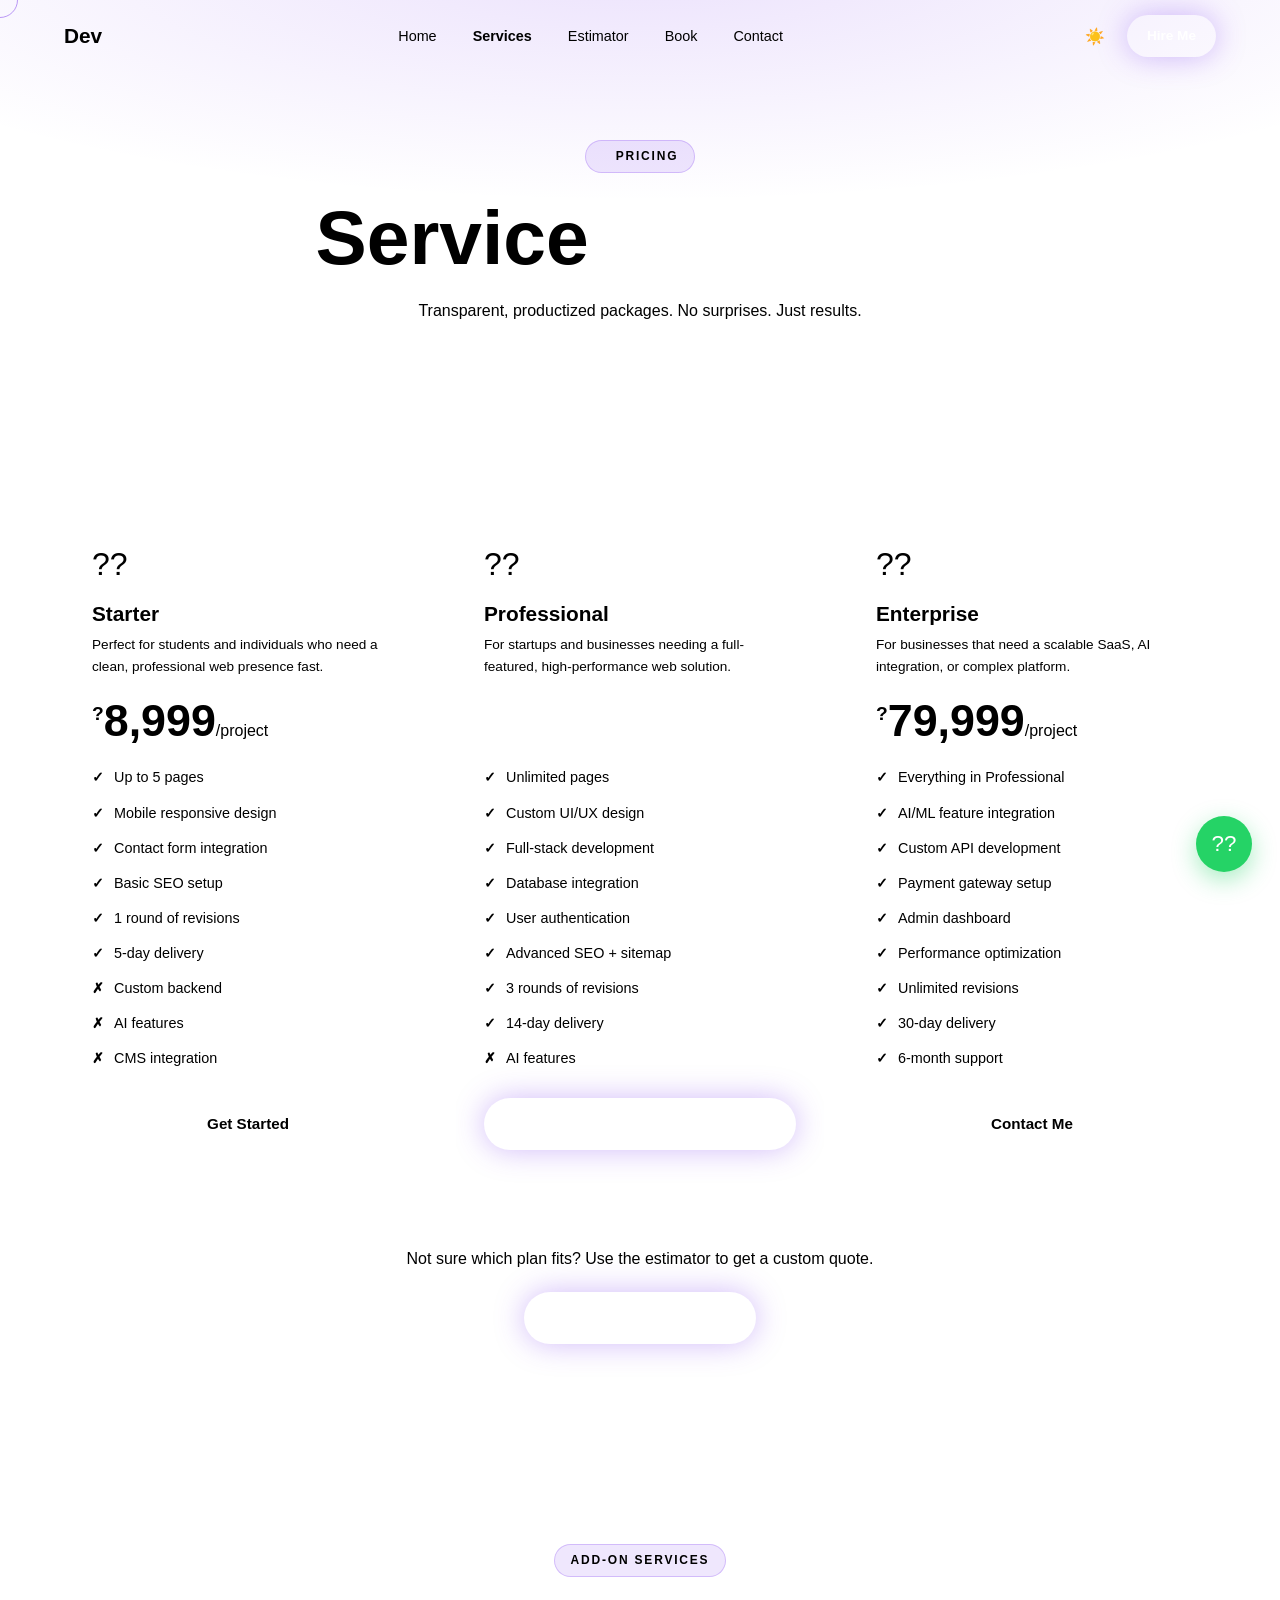
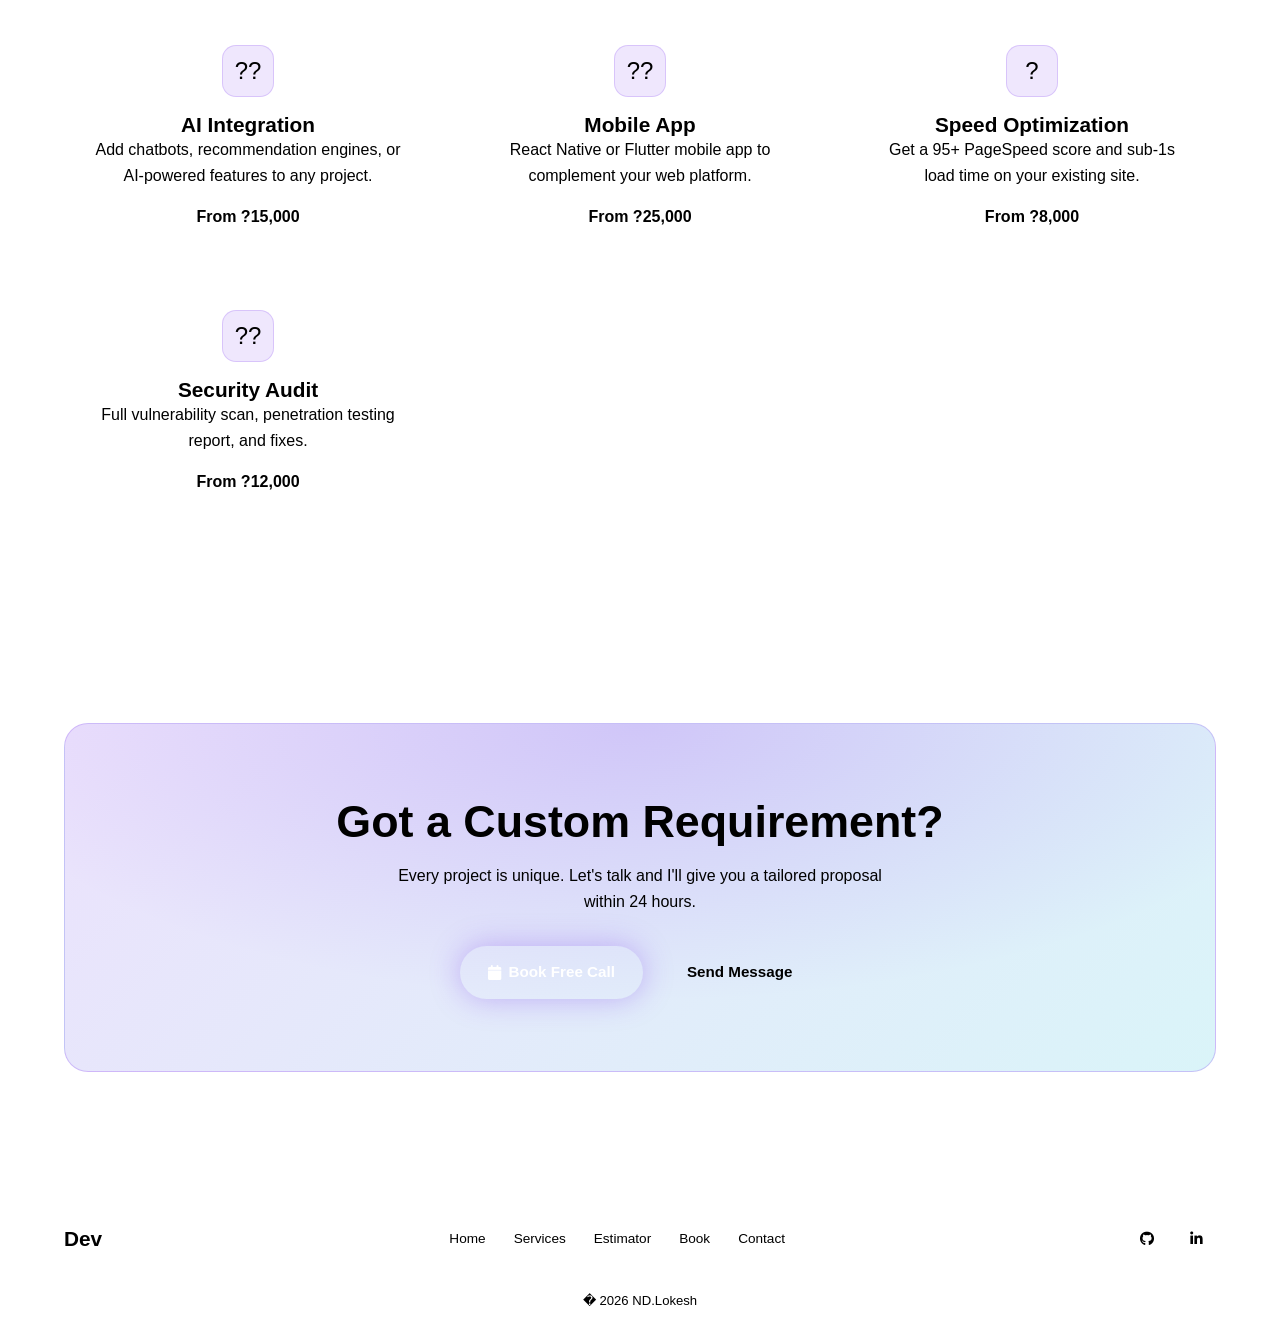
<file: freelancer-portfolio/services.html>
<!DOCTYPE html>
<html lang="en"><head><meta charset="UTF-8"><meta name="viewport" content="width=device-width,initial-scale=1"><title>Services & Pricing | Portfolio</title><link rel="stylesheet" href="styles.css"><link rel="stylesheet" href="components.css"><link rel="stylesheet" href="https://cdnjs.cloudflare.com/ajax/libs/font-awesome/6.4.0/css/all.min.css"></head>
<body>
<div class="cursor" id="cursor"></div><div class="cursor-ring" id="cursorRing"></div>
<nav id="navbar"><div class="nav-inner container"><a href="index.html" class="nav-logo">Dev<span>.</span></a><ul class="nav-links"><li><a href="index.html">Home</a></li><li><a href="services.html">Services</a></li><li><a href="estimator.html">Estimator</a></li><li><a href="booking.html">Book</a></li><li><a href="contact.html">Contact</a></li></ul><div class="nav-actions"><button class="theme-btn" id="themeBtn">??</button><div class="hamburger" id="hamburger"><span></span><span></span><span></span></div><a href="booking.html" class="btn btn-primary btn-sm">Hire Me</a></div></div></nav>
<div class="mobile-menu" id="mobileMenu"><a href="index.html">Home</a><a href="services.html">Services</a><a href="estimator.html">Estimator</a><a href="booking.html">Book</a><a href="contact.html">Contact</a></div>
<div class="page-hero"><div class="container"><div class="section-label">Pricing</div><h1>Service <span class="grad-text">Packages</span></h1><p>Transparent, productized packages. No surprises. Just results.</p></div></div>
<section><div class="container"><div class="pricing-grid">
<div class="card pricing-card reveal">
<div style="font-size:2rem;margin-bottom:12px">??</div>
<h3>Starter</h3>
<p style="font-size:.85rem;margin-top:8px">Perfect for students and individuals who need a clean, professional web presence fast.</p>
<div class="price"><sup>?</sup>8,999<span>/project</span></div>
<ul class="pricing-features">
<li>Up to 5 pages</li><li>Mobile responsive design</li><li>Contact form integration</li><li>Basic SEO setup</li><li>1 round of revisions</li><li>5-day delivery</li><li class="no">Custom backend</li><li class="no">AI features</li><li class="no">CMS integration</li>
</ul>
<a href="booking.html" class="btn btn-outline" style="width:100%;justify-content:center">Get Started</a>
</div>
<div class="card pricing-card popular reveal">
<div class="popular-badge">? Most Popular</div>
<div style="font-size:2rem;margin-bottom:12px">??</div>
<h3>Professional</h3>
<p style="font-size:.85rem;margin-top:8px">For startups and businesses needing a full-featured, high-performance web solution.</p>
<div class="price" style="background:var(--grad);-webkit-background-clip:text;-webkit-text-fill-color:transparent;background-clip:text"><sup>?</sup>29,999<span style="-webkit-text-fill-color:var(--text3)">/project</span></div>
<ul class="pricing-features">
<li>Unlimited pages</li><li>Custom UI/UX design</li><li>Full-stack development</li><li>Database integration</li><li>User authentication</li><li>Advanced SEO + sitemap</li><li>3 rounds of revisions</li><li>14-day delivery</li><li class="no">AI features</li>
</ul>
<a href="booking.html" class="btn btn-primary" style="width:100%;justify-content:center">Start Project</a>
</div>
<div class="card pricing-card reveal">
<div style="font-size:2rem;margin-bottom:12px">??</div>
<h3>Enterprise</h3>
<p style="font-size:.85rem;margin-top:8px">For businesses that need a scalable SaaS, AI integration, or complex platform.</p>
<div class="price"><sup>?</sup>79,999<span>/project</span></div>
<ul class="pricing-features">
<li>Everything in Professional</li><li>AI/ML feature integration</li><li>Custom API development</li><li>Payment gateway setup</li><li>Admin dashboard</li><li>Performance optimization</li><li>Unlimited revisions</li><li>30-day delivery</li><li>6-month support</li>
</ul>
<a href="booking.html" class="btn btn-outline" style="width:100%;justify-content:center">Contact Me</a>
</div>
</div>
<div style="text-align:center;margin-top:60px" class="reveal">
<p style="margin-bottom:20px">Not sure which plan fits? Use the estimator to get a custom quote.</p>
<a href="estimator.html" class="btn btn-primary"><i class="fa-solid fa-calculator"></i> Use Project Estimator</a>
</div>
</div></section>
<section style="background:var(--bg2)"><div class="container"><div class="section-label" style="margin:0 auto 40px;display:table">Add-On Services</div>
<div class="skills-grid">
<div class="card skill-card reveal" style="text-align:center"><div class="skill-icon" style="margin:0 auto 16px">??</div><h3>AI Integration</h3><p>Add chatbots, recommendation engines, or AI-powered features to any project.</p><div style="margin-top:16px;font-weight:700;color:var(--p2)">From ?15,000</div></div>
<div class="card skill-card reveal" style="text-align:center"><div class="skill-icon" style="margin:0 auto 16px">??</div><h3>Mobile App</h3><p>React Native or Flutter mobile app to complement your web platform.</p><div style="margin-top:16px;font-weight:700;color:var(--p2)">From ?25,000</div></div>
<div class="card skill-card reveal" style="text-align:center"><div class="skill-icon" style="margin:0 auto 16px">?</div><h3>Speed Optimization</h3><p>Get a 95+ PageSpeed score and sub-1s load time on your existing site.</p><div style="margin-top:16px;font-weight:700;color:var(--p2)">From ?8,000</div></div>
<div class="card skill-card reveal" style="text-align:center"><div class="skill-icon" style="margin:0 auto 16px">??</div><h3>Security Audit</h3><p>Full vulnerability scan, penetration testing report, and fixes.</p><div style="margin-top:16px;font-weight:700;color:var(--p2)">From ?12,000</div></div>
</div></div></section>
<section><div class="container"><div class="cta-banner reveal"><h2>Got a Custom Requirement?</h2><p>Every project is unique. Let's talk and I'll give you a tailored proposal within 24 hours.</p><div class="btn-group"><a href="booking.html" class="btn btn-primary"><i class="fa-solid fa-calendar"></i> Book Free Call</a><a href="contact.html" class="btn btn-outline">Send Message</a></div></div></div></section>
<footer><div class="container"><div class="footer-inner"><a href="index.html" class="nav-logo">Dev<span class="grad-text">.</span></a><div class="footer-links"><a href="index.html">Home</a><a href="services.html">Services</a><a href="estimator.html">Estimator</a><a href="booking.html">Book</a><a href="contact.html">Contact</a></div><div class="footer-socials"><a href="#" class="social-icon"><i class="fa-brands fa-github"></i></a><a href="#" class="social-icon"><i class="fa-brands fa-linkedin-in"></i></a></div></div><div class="footer-copy">� 2026 ND.Lokesh</div></div></footer>
<button class="whatsapp-fab" onclick="window.open('https://wa.me/919999999999','_blank')">??</button>
<script src="app.js"></script>
</body></html>
</file>
<file: freelancer-portfolio/styles.css>
zzz/* ==========================================
   DESIGN SYSTEM - FREELANCER PORTFOLIO
   ========================================== */

@import url('https://fonts.googleapis.com/css2?family=Inter:wght@300;400;500;600;700&family=Space+Grotesk:wght@400;500;600;700;800&display=swap');

:root {
  --bg: #080812;
  --bg2: #0d0d1a;
  --bg3: #12121f;
  --card: rgba(255,255,255,0.04);
  --border: rgba(255,255,255,0.08);
  --p: #7c3aed;
  --p2: #9d5eff;
  --c: #06b6d4;
  --grad: linear-gradient(135deg,#7c3aed,#06b6d4);
  --grad-r: linear-gradient(135deg,#06b6d4,#7c3aed);
  --text: #f1f5f9;
  --text2: #94a3b8;
  --text3: #64748b;
  --shadow: 0 25px 50px rgba(0,0,0,0.5);
  --radius: 16px;
  --transition: 0.3s cubic-bezier(0.4,0,0.2,1);
}

[data-theme="light"] {
  --bg: #f8fafc;
  --bg2: #f1f5f9;
  --bg3: #e2e8f0;
  --card: rgba(0,0,0,0.03);
  --border: rgba(0,0,0,0.08);
  --text: #0f172a;
  --text2: #475569;
  --text3: #94a3b8;
  --shadow: 0 25px 50px rgba(0,0,0,0.1);
}

*,*::before,*::after { box-sizing: border-box; margin: 0; padding: 0; }
html { scroll-behavior: smooth; }
body {
  font-family: 'Inter', sans-serif;
  background: var(--bg);
  color: var(--text);
  line-height: 1.6;
  overflow-x: hidden;
  transition: background var(--transition), color var(--transition);
}

/* ── Scrollbar ── */
::-webkit-scrollbar { width: 5px; }
::-webkit-scrollbar-track { background: var(--bg2); }
::-webkit-scrollbar-thumb { background: var(--p); border-radius: 10px; }

/* ── Typography ── */
h1,h2,h3,h4,h5 { font-family: 'Space Grotesk', sans-serif; line-height: 1.15; }
h1 { font-size: clamp(2.5rem, 6vw, 5rem); font-weight: 800; }
h2 { font-size: clamp(1.8rem, 4vw, 2.8rem); font-weight: 700; }
h3 { font-size: 1.3rem; font-weight: 600; }
p  { color: var(--text2); }
a  { text-decoration: none; color: inherit; }

/* ── Layout ── */
.container { max-width: 1200px; margin: 0 auto; padding: 0 24px; }
section { padding: 100px 0; }
.section-label {
  display: inline-flex; align-items: center; gap: 8px;
  font-size: 0.75rem; font-weight: 600; letter-spacing: 0.15em;
  text-transform: uppercase; color: var(--p2);
  background: rgba(124,58,237,0.12); border: 1px solid rgba(124,58,237,0.25);
  padding: 6px 16px; border-radius: 100px; margin-bottom: 20px;
}
.section-label::before { content:''; width:6px; height:6px; border-radius:50%; background:var(--p2); animation: pulse 2s infinite; }
.section-title { margin-bottom: 16px; }
.section-sub { color: var(--text2); max-width: 600px; margin-bottom: 60px; }

/* ── Buttons ── */
.btn {
  display: inline-flex; align-items: center; gap: 8px;
  padding: 14px 28px; border-radius: 100px; font-weight: 600;
  font-size: 0.95rem; cursor: pointer; border: none;
  transition: all var(--transition); white-space: nowrap;
}
.btn-primary {
  background: var(--grad); color: #fff;
  box-shadow: 0 0 30px rgba(124,58,237,0.35);
}
.btn-primary:hover { transform: translateY(-3px); box-shadow: 0 0 45px rgba(124,58,237,0.55); }
.btn-outline {
  background: transparent; color: var(--text);
  border: 1.5px solid var(--border);
}
.btn-outline:hover { border-color: var(--p); color: var(--p); transform: translateY(-3px); }
.btn-sm { padding: 10px 20px; font-size: 0.85rem; }

/* ── Cards ── */
.card {
  background: var(--card);
  border: 1px solid var(--border);
  border-radius: var(--radius);
  backdrop-filter: blur(20px);
  transition: all var(--transition);
}
.card:hover { border-color: rgba(124,58,237,0.35); transform: translateY(-4px); box-shadow: var(--shadow); }

/* ── Navbar ── */
#navbar {
  position: fixed; top: 0; left: 0; right: 0; z-index: 1000;
  padding: 0 24px; height: 72px;
  display: flex; align-items: center; justify-content: space-between;
  transition: all var(--transition);
}
#navbar.scrolled {
  background: rgba(8,8,18,0.85);
  backdrop-filter: blur(20px);
  border-bottom: 1px solid var(--border);
}
[data-theme="light"] #navbar.scrolled { background: rgba(248,250,252,0.85); }
.nav-inner { max-width: 1200px; width: 100%; margin: 0 auto; display: flex; align-items: center; justify-content: space-between; }
.nav-logo { font-family:'Space Grotesk',sans-serif; font-weight:800; font-size:1.3rem; }
.nav-logo span { background: var(--grad); -webkit-background-clip:text; -webkit-text-fill-color:transparent; background-clip:text; }
.nav-links { display: flex; align-items: center; gap: 36px; list-style: none; }
.nav-links a { font-size:0.9rem; font-weight:500; color:var(--text2); transition: color var(--transition); }
.nav-links a:hover { color: var(--text); }
.nav-actions { display: flex; align-items: center; gap: 12px; }
.theme-btn {
  width: 40px; height: 40px; border-radius: 50%;
  background: var(--card); border: 1px solid var(--border);
  display: flex; align-items: center; justify-content: center;
  cursor: pointer; font-size: 1rem; transition: all var(--transition);
}
.theme-btn:hover { border-color: var(--p); transform: rotate(20deg); }
.hamburger { display:none; flex-direction:column; gap:5px; cursor:pointer; padding:4px; }
.hamburger span { width:24px; height:2px; background:var(--text); border-radius:2px; transition: all var(--transition); }
.mobile-menu {
  display: none; position: fixed; top:72px; left:0; right:0;
  background: var(--bg2); border-bottom: 1px solid var(--border);
  padding: 24px; z-index: 999;
}
.mobile-menu.open { display: flex; flex-direction: column; gap: 16px; }
.mobile-menu a { font-weight:500; color:var(--text2); padding: 8px 0; border-bottom: 1px solid var(--border); }

/* ── Hero ── */
#hero {
  min-height: 100vh; display: flex; align-items: center;
  position: relative; overflow: hidden; padding-top: 72px;
}
.hero-bg {
  position: absolute; inset: 0; pointer-events: none;
  background: radial-gradient(ellipse 80% 60% at 50% -20%, rgba(124,58,237,0.15) 0%, transparent 70%),
              radial-gradient(ellipse 60% 40% at 80% 80%, rgba(6,182,212,0.1) 0%, transparent 60%);
}
.hero-grid {
  display: grid; grid-template-columns: 1fr 1fr;
  gap: 60px; align-items: center;
}
.hero-tag {
  display: inline-flex; align-items: center; gap: 8px;
  background: rgba(124,58,237,0.1); border: 1px solid rgba(124,58,237,0.3);
  padding: 8px 18px; border-radius: 100px; font-size:0.8rem; font-weight:600;
  color: var(--p2); margin-bottom: 24px;
  animation: slideDown 0.6s ease forwards;
}
.hero-title { margin-bottom: 20px; animation: slideUp 0.7s 0.1s ease both; }
.hero-title .gradient-text {
  background: var(--grad); -webkit-background-clip:text;
  -webkit-text-fill-color:transparent; background-clip:text;
}
.hero-desc { font-size: 1.1rem; margin-bottom: 36px; animation: slideUp 0.7s 0.2s ease both; }
.hero-btns { display: flex; gap: 16px; flex-wrap: wrap; animation: slideUp 0.7s 0.3s ease both; }
.hero-stats { display: flex; gap: 32px; margin-top: 48px; animation: slideUp 0.7s 0.4s ease both; }
.hero-stat .num { font-family:'Space Grotesk',sans-serif; font-size:2rem; font-weight:800; background:var(--grad); -webkit-background-clip:text; -webkit-text-fill-color:transparent; background-clip:text; }
.hero-stat .label { font-size:0.8rem; color:var(--text3); font-weight:500; }
.hero-image-wrap {
  position: relative; animation: fadeIn 1s 0.3s ease both;
}
.hero-img-ring {
  width: 340px; height: 340px; border-radius: 50%;
  margin: 0 auto; position: relative;
  background: var(--grad); padding: 3px;
}
.hero-img-inner {
  width: 100%; height: 100%; border-radius: 50%;
  overflow: hidden; background: var(--bg2);
  display: flex; align-items: center; justify-content: center;
  font-size: 6rem;
}
.hero-img-inner img { width:100%; height:100%; object-fit:cover; }
.floating-badge {
  position: absolute; background: var(--card);
  border: 1px solid var(--border); border-radius: 12px;
  padding: 10px 16px; backdrop-filter: blur(20px);
  font-size: 0.8rem; font-weight: 600; white-space: nowrap;
}
.badge-1 { top: 10%; right: -10%; animation: float 3s ease-in-out infinite; }
.badge-2 { bottom: 15%; left: -10%; animation: float 3s 1s ease-in-out infinite; }
.badge-3 { top: 50%; right: -15%; animation: float 3s 2s ease-in-out infinite; }
.badge-dot { width:8px; height:8px; border-radius:50%; background:#22c55e; display:inline-block; margin-right:6px; animation: pulse 2s infinite; }

/* ── Skills ── */
.skills-grid { display: grid; grid-template-columns: repeat(auto-fit, minmax(300px, 1fr)); gap: 24px; }
.skill-card { padding: 28px; }
.skill-icon { width:52px; height:52px; border-radius:14px; background:rgba(124,58,237,0.12); border:1px solid rgba(124,58,237,0.2); display:flex; align-items:center; justify-content:center; font-size:1.5rem; margin-bottom:16px; }
.skill-bar-wrap { margin-top: 16px; }
.skill-bar-label { display:flex; justify-content:space-between; font-size:0.8rem; margin-bottom:8px; }
.skill-bar-track { height:5px; background:var(--border); border-radius:10px; overflow:hidden; }
.skill-bar-fill { height:100%; border-radius:10px; background:var(--grad); width:0; transition: width 1.2s cubic-bezier(0.4,0,0.2,1); }
.proof-chips { display:flex; flex-wrap:wrap; gap:8px; margin-top:14px; }
.proof-chip { font-size:0.72rem; padding:4px 10px; border-radius:100px; background:rgba(6,182,212,0.1); border:1px solid rgba(6,182,212,0.25); color:var(--c); font-weight:500; }

/* ── Portfolio ── */
.portfolio-filters { display:flex; flex-wrap:wrap; gap:10px; margin-bottom:40px; }
.filter-btn { padding:8px 20px; border-radius:100px; border:1px solid var(--border); background:transparent; color:var(--text2); font-size:0.85rem; cursor:pointer; transition:all var(--transition); font-family:inherit; }
.filter-btn.active, .filter-btn:hover { background:var(--p); border-color:var(--p); color:#fff; }
.portfolio-grid { display:grid; grid-template-columns:repeat(auto-fill, minmax(340px,1fr)); gap:24px; }
.portfolio-item { overflow:hidden; position:relative; }
.portfolio-img { position:relative; overflow:hidden; height:220px; border-radius:12px 12px 0 0; }
.portfolio-img img { width:100%; height:100%; object-fit:cover; transition:transform 0.5s ease; }
.portfolio-item:hover .portfolio-img img { transform:scale(1.07); }
.portfolio-overlay {
  position:absolute; inset:0; background:rgba(8,8,18,0.85);
  display:flex; align-items:center; justify-content:center; gap:12px;
  opacity:0; transition:opacity var(--transition);
}
.portfolio-item:hover .portfolio-overlay { opacity:1; }
.portfolio-body { padding:20px; }
.tech-tags { display:flex; flex-wrap:wrap; gap:6px; margin-top:10px; }
.tech-tag { font-size:0.72rem; padding:3px 10px; border-radius:100px; background:var(--bg3); border:1px solid var(--border); color:var(--text3); }
.portfolio-result { margin-top:12px; padding:10px 14px; background:rgba(34,197,94,0.07); border:1px solid rgba(34,197,94,0.2); border-radius:8px; font-size:0.8rem; color:#22c55e; }

/* ── Services / Pricing ── */
.pricing-grid { display:grid; grid-template-columns:repeat(auto-fit, minmax(280px,1fr)); gap:24px; }
.pricing-card { padding:36px 28px; position:relative; overflow:hidden; }
.pricing-card.popular { border-color:rgba(124,58,237,0.5); }
.popular-badge { position:absolute; top:20px; right:20px; background:var(--grad); color:#fff; font-size:0.72rem; font-weight:700; padding:4px 12px; border-radius:100px; }
.price { font-size:2.8rem; font-weight:800; font-family:'Space Grotesk',sans-serif; line-height:1; margin:20px 0; }
.price sup { font-size:1.2rem; vertical-align:super; }
.price span { font-size:1rem; color:var(--text3); font-weight:400; }
.pricing-features { list-style:none; margin:24px 0 28px; display:flex; flex-direction:column; gap:12px; }
.pricing-features li { font-size:0.9rem; color:var(--text2); display:flex; align-items:center; gap:10px; }
.pricing-features li::before { content:'✓'; color:var(--p2); font-weight:700; flex-shrink:0; }
.pricing-features li.no::before { content:'✗'; color:var(--text3); }

/* ── Case Studies ── */
.case-grid { display:grid; grid-template-columns:repeat(auto-fit, minmax(340px,1fr)); gap:28px; }
.case-card { padding:32px; }
.case-step { display:flex; align-items:flex-start; gap:16px; margin-bottom:20px; }
.step-num { width:32px; height:32px; border-radius:50%; background:rgba(124,58,237,0.12); border:1px solid rgba(124,58,237,0.3); display:flex; align-items:center; justify-content:center; font-size:0.75rem; font-weight:700; color:var(--p2); flex-shrink:0; }
.step-label { font-size:0.7rem; color:var(--text3); text-transform:uppercase; letter-spacing:0.1em; margin-bottom:4px; }
.metrics { display:flex; flex-wrap:wrap; gap:12px; margin-top:16px; }
.metric { background:rgba(34,197,94,0.07); border:1px solid rgba(34,197,94,0.2); border-radius:8px; padding:8px 14px; text-align:center; }
.metric .val { font-size:1.4rem; font-weight:800; font-family:'Space Grotesk',sans-serif; color:#22c55e; }
.metric .key { font-size:0.7rem; color:var(--text3); }

/* ── Testimonials ── */
.testimonials-grid { display:grid; grid-template-columns:repeat(auto-fit, minmax(280px,1fr)); gap:24px; }
.testimonial-card { padding:28px; }
.testimonial-card .stars { color:#f59e0b; margin-bottom:14px; }
.testimonial-card p { font-size:0.95rem; line-height:1.7; font-style:italic; }
.testimonial-author { display:flex; align-items:center; gap:12px; margin-top:20px; }
.author-avatar { width:44px; height:44px; border-radius:50%; background:var(--grad); display:flex; align-items:center; justify-content:center; font-weight:700; font-size:0.9rem; color:#fff; flex-shrink:0; }
.author-name { font-weight:600; font-size:0.9rem; }
.author-role { font-size:0.78rem; color:var(--text3); }

/* ── Contact ── */
.contact-grid { display:grid; grid-template-columns:1fr 1.5fr; gap:60px; align-items:start; }
.contact-info { display:flex; flex-direction:column; gap:20px; }
.contact-item { display:flex; align-items:center; gap:16px; padding:20px; border-radius:12px; background:var(--card); border:1px solid var(--border); }
.contact-icon { width:48px; height:48px; border-radius:12px; background:rgba(124,58,237,0.12); border:1px solid rgba(124,58,237,0.2); display:flex; align-items:center; justify-content:center; font-size:1.2rem; flex-shrink:0; }
.form-group { margin-bottom:20px; }
.form-group label { display:block; font-size:0.82rem; font-weight:600; margin-bottom:8px; color:var(--text2); }
.form-group input, .form-group textarea, .form-group select {
  width:100%; background:var(--card); border:1px solid var(--border);
  border-radius:10px; padding:13px 16px; color:var(--text);
  font-size:0.9rem; font-family:inherit; outline:none;
  transition: border-color var(--transition), box-shadow var(--transition);
}
.form-group input:focus, .form-group textarea:focus, .form-group select:focus {
  border-color: var(--p); box-shadow: 0 0 0 3px rgba(124,58,237,0.12);
}
.form-row { display:grid; grid-template-columns:1fr 1fr; gap:16px; }

/* ── CTA Banner ── */
.cta-banner {
  border-radius: 24px; padding: 72px 48px; text-align:center;
  background: linear-gradient(135deg, rgba(124,58,237,0.15), rgba(6,182,212,0.15));
  border: 1px solid rgba(124,58,237,0.25); position:relative; overflow:hidden;
}
.cta-banner::before {
  content:''; position:absolute; inset:0;
  background: radial-gradient(ellipse 60% 80% at 50% 0%, rgba(124,58,237,0.2), transparent);
}
.cta-banner > * { position:relative; z-index:1; }
.cta-banner h2 { margin-bottom:16px; }
.cta-banner p { max-width:500px; margin:0 auto 32px; }
.cta-banner .btn-group { display:flex; justify-content:center; gap:16px; flex-wrap:wrap; }

/* ── Footer ── */
footer {
  border-top: 1px solid var(--border); padding: 48px 0 28px;
  background: var(--bg2);
}
.footer-inner { display:flex; justify-content:space-between; align-items:center; flex-wrap:wrap; gap:24px; }
.footer-links { display:flex; gap:28px; }
.footer-links a { font-size:0.85rem; color:var(--text3); transition:color var(--transition); }
.footer-links a:hover { color:var(--text); }
.footer-socials { display:flex; gap:12px; }
.social-icon { width:38px; height:38px; border-radius:10px; background:var(--card); border:1px solid var(--border); display:flex; align-items:center; justify-content:center; transition:all var(--transition); font-size:0.9rem; }
.social-icon:hover { border-color:var(--p); color:var(--p); transform:translateY(-3px); }
.footer-copy { text-align:center; margin-top:32px; font-size:0.82rem; color:var(--text3); }
.grad-text { background:var(--grad); -webkit-background-clip:text; -webkit-text-fill-color:transparent; background-clip:text; }

/* ── WhatsApp ── */
.whatsapp-fab {
  position:fixed; bottom:28px; right:28px; z-index:999;
  width:56px; height:56px; border-radius:50%;
  background:#25d366; color:#fff; border:none;
  display:flex; align-items:center; justify-content:center;
  font-size:1.4rem; cursor:pointer; box-shadow:0 8px 25px rgba(37,211,102,0.4);
  transition:all var(--transition);
}
.whatsapp-fab:hover { transform:scale(1.1) translateY(-3px); box-shadow:0 12px 35px rgba(37,211,102,0.55); }

/* ── Divider ── */
.grad-divider { height:1px; background:linear-gradient(90deg,transparent,var(--p),transparent); margin:0; }

/* ── Animations ── */
@keyframes float { 0%,100%{transform:translateY(0)} 50%{transform:translateY(-10px)} }
@keyframes pulse { 0%,100%{opacity:1} 50%{opacity:0.4} }
@keyframes slideUp { from{opacity:0;transform:translateY(30px)} to{opacity:1;transform:translateY(0)} }
@keyframes slideDown { from{opacity:0;transform:translateY(-20px)} to{opacity:1;transform:translateY(0)} }
@keyframes fadeIn { from{opacity:0} to{opacity:1} }

.reveal { opacity:0; transform:translateY(40px); transition: opacity 0.7s ease, transform 0.7s ease; }
.reveal.visible { opacity:1; transform:translateY(0); }
.reveal-left { opacity:0; transform:translateX(-40px); transition: opacity 0.7s ease, transform 0.7s ease; }
.reveal-left.visible { opacity:1; transform:translateX(0); }
.reveal-right { opacity:0; transform:translateX(40px); transition: opacity 0.7s ease, transform 0.7s ease; }
.reveal-right.visible { opacity:1; transform:translateX(0); }

/* ── Cursor ── */
.cursor { position:fixed; width:10px; height:10px; border-radius:50%; background:var(--p); pointer-events:none; z-index:9999; transform:translate(-50%,-50%); transition:transform 0.1s; }
.cursor-ring { position:fixed; width:36px; height:36px; border-radius:50%; border:1.5px solid rgba(124,58,237,0.5); pointer-events:none; z-index:9999; transform:translate(-50%,-50%); transition:all 0.15s ease; }
.cursor-ring.hover { transform:translate(-50%,-50%) scale(1.5); border-color:var(--p); }

/* ── Responsive ── */
@media(max-width:768px) {
  section { padding:70px 0; }
  .hero-grid { grid-template-columns:1fr; text-align:center; gap:40px; }
  .hero-image-wrap { order:-1; }
  .hero-img-ring { width:240px; height:240px; }
  .hero-btns { justify-content:center; }
  .hero-stats { justify-content:center; }
  .nav-links { display:none; }
  .hamburger { display:flex; }
  .contact-grid { grid-template-columns:1fr; }
  .form-row { grid-template-columns:1fr; }
  .footer-inner { flex-direction:column; align-items:center; text-align:center; }
  .badge-1,.badge-2,.badge-3 { display:none; }
  .cta-banner { padding:48px 24px; }
  .pricing-grid { grid-template-columns:1fr; max-width:400px; margin:0 auto; }
}
@media(max-width:480px) {
  h1 { font-size:2.2rem; }
  h2 { font-size:1.7rem; }
  .portfolio-grid { grid-template-columns:1fr; }
  .case-grid { grid-template-columns:1fr; }
  .skills-grid { grid-template-columns:1fr; }
}
</file>
<file: freelancer-portfolio/components.css>
/* ==========================================
   ESTIMATOR & BOOKING STYLES
   ========================================== */

/* ── Estimator ── */
.estimator-wrap { display:grid; grid-template-columns:1.2fr 1fr; gap:40px; align-items:start; }
.step-indicator { display:flex; align-items:center; gap:8px; margin-bottom:32px; }
.step { display:flex; align-items:center; gap:8px; }
.step-circle {
  width:32px; height:32px; border-radius:50%; display:flex; align-items:center;
  justify-content:center; font-size:0.78rem; font-weight:700; border:2px solid var(--border);
  color:var(--text3); transition:all 0.3s;
}
.step.active .step-circle { background:var(--p); border-color:var(--p); color:#fff; }
.step.done .step-circle { background:rgba(34,197,94,0.15); border-color:#22c55e; color:#22c55e; }
.step-line { flex:1; height:2px; background:var(--border); border-radius:2px; }
.step-line.done { background:var(--p); }
.step-label-text { font-size:0.72rem; color:var(--text3); }
.step.active .step-label-text { color:var(--p2); }

.estimator-panel { display:none; }
.estimator-panel.active { display:block; }
.option-grid { display:grid; grid-template-columns:repeat(auto-fill,minmax(140px,1fr)); gap:12px; margin-bottom:24px; }
.option-card {
  padding:16px; border-radius:12px; border:1.5px solid var(--border);
  background:var(--card); cursor:pointer; text-align:center;
  transition:all var(--transition);
}
.option-card:hover { border-color:rgba(124,58,237,0.4); }
.option-card.selected { border-color:var(--p); background:rgba(124,58,237,0.1); }
.option-card .opt-icon { font-size:1.6rem; margin-bottom:8px; }
.option-card .opt-label { font-size:0.82rem; font-weight:600; }
.option-card .opt-price { font-size:0.72rem; color:var(--c); margin-top:4px; }

.feature-checkboxes { display:grid; grid-template-columns:1fr 1fr; gap:10px; }
.feature-check { display:flex; align-items:center; gap:10px; padding:12px; border-radius:10px; border:1px solid var(--border); cursor:pointer; transition:all var(--transition); }
.feature-check:hover { border-color:rgba(124,58,237,0.3); }
.feature-check input { display:none; }
.feature-check.checked { border-color:rgba(124,58,237,0.4); background:rgba(124,58,237,0.07); }
.check-box { width:18px; height:18px; border-radius:4px; border:2px solid var(--border); display:flex; align-items:center; justify-content:center; font-size:0.6rem; flex-shrink:0; }
.feature-check.checked .check-box { background:var(--p); border-color:var(--p); color:#fff; }
.check-label { font-size:0.82rem; }
.check-price { font-size:0.72rem; color:var(--c); }

.result-card {
  background:var(--card); border:1px solid var(--border); border-radius:20px;
  padding:32px; position:sticky; top:100px;
}
.result-card h3 { margin-bottom:24px; font-size:1.1rem; }
.result-section { margin-bottom:20px; }
.result-label { font-size:0.75rem; color:var(--text3); text-transform:uppercase; letter-spacing:0.1em; margin-bottom:8px; }
.result-value { font-size:2rem; font-weight:800; font-family:'Space Grotesk',sans-serif; background:var(--grad); -webkit-background-clip:text; -webkit-text-fill-color:transparent; background-clip:text; }
.result-breakdown { margin-top:16px; display:flex; flex-direction:column; gap:8px; }
.breakdown-item { display:flex; justify-content:space-between; align-items:center; font-size:0.83rem; padding:8px 12px; border-radius:8px; background:var(--bg3); }
.breakdown-item .key { color:var(--text2); }
.breakdown-item .val { font-weight:600; color:var(--text); }
.complexity-bar { margin-top:16px; }
.complexity-track { height:6px; background:var(--border); border-radius:10px; overflow:hidden; margin-top:8px; }
.complexity-fill { height:100%; border-radius:10px; background:var(--grad); transition:width 0.5s ease; }

/* ── Booking ── */
.booking-wrap { display:grid; grid-template-columns:1.2fr 1fr; gap:40px; align-items:start; }
.calendar-wrap { background:var(--card); border:1px solid var(--border); border-radius:20px; padding:28px; }
.cal-header { display:flex; align-items:center; justify-content:space-between; margin-bottom:24px; }
.cal-nav { background:var(--bg3); border:none; color:var(--text); width:36px; height:36px; border-radius:10px; cursor:pointer; font-size:1rem; display:flex; align-items:center; justify-content:center; transition:all var(--transition); }
.cal-nav:hover { background:var(--p); }
.cal-month { font-family:'Space Grotesk',sans-serif; font-weight:700; font-size:1.1rem; }
.cal-days-label { display:grid; grid-template-columns:repeat(7,1fr); text-align:center; margin-bottom:12px; }
.cal-days-label span { font-size:0.72rem; color:var(--text3); font-weight:600; padding:6px; }
.cal-grid { display:grid; grid-template-columns:repeat(7,1fr); gap:4px; }
.cal-day {
  aspect-ratio:1; border-radius:10px; display:flex; align-items:center; justify-content:center;
  font-size:0.85rem; cursor:pointer; transition:all var(--transition); border:1px solid transparent;
}
.cal-day:hover:not(.empty):not(.busy):not(.past) { border-color:var(--p); color:var(--p); }
.cal-day.empty { cursor:default; }
.cal-day.past { opacity:0.3; cursor:not-allowed; }
.cal-day.busy { background:rgba(239,68,68,0.1); color:rgba(239,68,68,0.6); cursor:not-allowed; }
.cal-day.available { background:rgba(34,197,94,0.08); }
.cal-day.selected { background:var(--p); color:#fff; border-color:var(--p); }
.cal-day.today { border-color:var(--c); color:var(--c); }

.availability-legend { display:flex; gap:20px; margin-top:16px; flex-wrap:wrap; }
.legend-item { display:flex; align-items:center; gap:6px; font-size:0.78rem; color:var(--text3); }
.legend-dot { width:10px; height:10px; border-radius:50%; }
.legend-dot.available { background:#22c55e; }
.legend-dot.busy { background:#ef4444; }
.legend-dot.selected { background:var(--p); }

.time-slots { margin-top:24px; }
.time-slots-grid { display:grid; grid-template-columns:repeat(3,1fr); gap:10px; margin-top:12px; }
.time-slot { padding:10px; text-align:center; border-radius:10px; border:1px solid var(--border); font-size:0.82rem; cursor:pointer; transition:all var(--transition); background:var(--card); }
.time-slot:hover { border-color:var(--p); color:var(--p); }
.time-slot.selected { background:var(--p); border-color:var(--p); color:#fff; }
.time-slot.booked { opacity:0.35; cursor:not-allowed; text-decoration:line-through; }

.booking-form-panel { background:var(--card); border:1px solid var(--border); border-radius:20px; padding:28px; }
.booking-summary { background:var(--bg3); border-radius:12px; padding:16px; margin-bottom:20px; }
.booking-summary .sum-row { display:flex; justify-content:space-between; font-size:0.85rem; padding:4px 0; }
.sum-row .key { color:var(--text2); }
.sum-row .val { font-weight:600; }

/* ── Chatbot / Explain My Project ── */
.chatbot-container {
  background:var(--card); border:1px solid var(--border); border-radius:20px; overflow:hidden;
  max-width:780px; margin:0 auto; box-shadow:var(--shadow);
}
.chat-header { background:var(--bg2); padding:20px 24px; display:flex; align-items:center; gap:14px; border-bottom:1px solid var(--border); }
.chat-avatar { width:44px; height:44px; border-radius:50%; background:var(--grad); display:flex; align-items:center; justify-content:center; font-size:1.2rem; }
.chat-status { display:flex; align-items:center; gap:6px; font-size:0.78rem; color:#22c55e; }
.chat-status::before { content:''; width:7px; height:7px; border-radius:50%; background:#22c55e; animation:pulse 2s infinite; }
.chat-messages { height:380px; overflow-y:auto; padding:24px; display:flex; flex-direction:column; gap:16px; }
.chat-msg { max-width:75%; }
.chat-msg.bot { align-self:flex-start; }
.chat-msg.user { align-self:flex-end; }
.msg-bubble { padding:12px 16px; border-radius:18px; font-size:0.88rem; line-height:1.6; }
.bot .msg-bubble { background:var(--bg3); border-radius:18px 18px 18px 4px; color:var(--text); }
.user .msg-bubble { background:var(--p); border-radius:18px 18px 4px 18px; color:#fff; }
.msg-time { font-size:0.68rem; color:var(--text3); margin-top:4px; }
.user .msg-time { text-align:right; }
.chat-options { display:flex; flex-wrap:wrap; gap:8px; margin-top:8px; }
.chat-option { padding:8px 16px; border-radius:100px; border:1px solid rgba(124,58,237,0.35); background:rgba(124,58,237,0.08); color:var(--p2); font-size:0.82rem; cursor:pointer; transition:all var(--transition); }
.chat-option:hover { background:var(--p); color:#fff; border-color:var(--p); }
.chat-input-row { border-top:1px solid var(--border); padding:16px 20px; display:flex; gap:10px; background:var(--bg2); }
.chat-input { flex:1; background:var(--bg3); border:1px solid var(--border); border-radius:12px; padding:11px 16px; color:var(--text); font-size:0.88rem; font-family:inherit; outline:none; }
.chat-input:focus { border-color:var(--p); }
.chat-send { background:var(--p); border:none; color:#fff; border-radius:12px; width:42px; height:42px; cursor:pointer; display:flex; align-items:center; justify-content:center; transition:all var(--transition); }
.chat-send:hover { background:var(--p2); }
.typing-indicator { display:flex; gap:4px; padding:12px 16px; background:var(--bg3); border-radius:18px 18px 18px 4px; width:fit-content; }
.typing-dot { width:7px; height:7px; border-radius:50%; background:var(--text3); animation:typingBounce 1.2s infinite; }
.typing-dot:nth-child(2) { animation-delay:0.2s; }
.typing-dot:nth-child(3) { animation-delay:0.4s; }
@keyframes typingBounce { 0%,60%,100%{transform:translateY(0)} 30%{transform:translateY(-8px)} }

/* ── Progress Bars (Estimator) ── */
.range-wrap { margin-bottom:20px; }
.range-wrap label { display:flex; justify-content:space-between; font-size:0.85rem; font-weight:500; margin-bottom:10px; }
.range-wrap label span { color:var(--p2); font-weight:700; }
input[type=range] { width:100%; -webkit-appearance:none; height:5px; background:var(--border); border-radius:10px; outline:none; }
input[type=range]::-webkit-slider-thumb { -webkit-appearance:none; width:20px; height:20px; border-radius:50%; background:var(--p); cursor:pointer; box-shadow:0 0 10px rgba(124,58,237,0.5); }

/* ── Page headers ── */
.page-hero { padding:140px 0 80px; text-align:center; position:relative; }
.page-hero::before { content:''; position:absolute; inset:0; background:radial-gradient(ellipse 70% 60% at 50% -10%, rgba(124,58,237,0.15), transparent); }
.page-hero > * { position:relative; z-index:1; }
.page-hero h1 { margin-bottom:16px; }
.page-hero p { max-width:540px; margin:0 auto; }

/* ── Proposal Generator ── */
.proposal-actions { display:flex; gap:12px; flex-wrap:wrap; margin-top:20px; }

/* ── Nav active state ── */
.nav-links a.active { color:var(--text); font-weight:600; }

@media(max-width:768px) {
  .estimator-wrap, .booking-wrap { grid-template-columns:1fr; }
  .result-card { position:static; }
  .feature-checkboxes { grid-template-columns:1fr; }
  .option-grid { grid-template-columns:repeat(2,1fr); }
  .time-slots-grid { grid-template-columns:repeat(2,1fr); }
}
</file>
